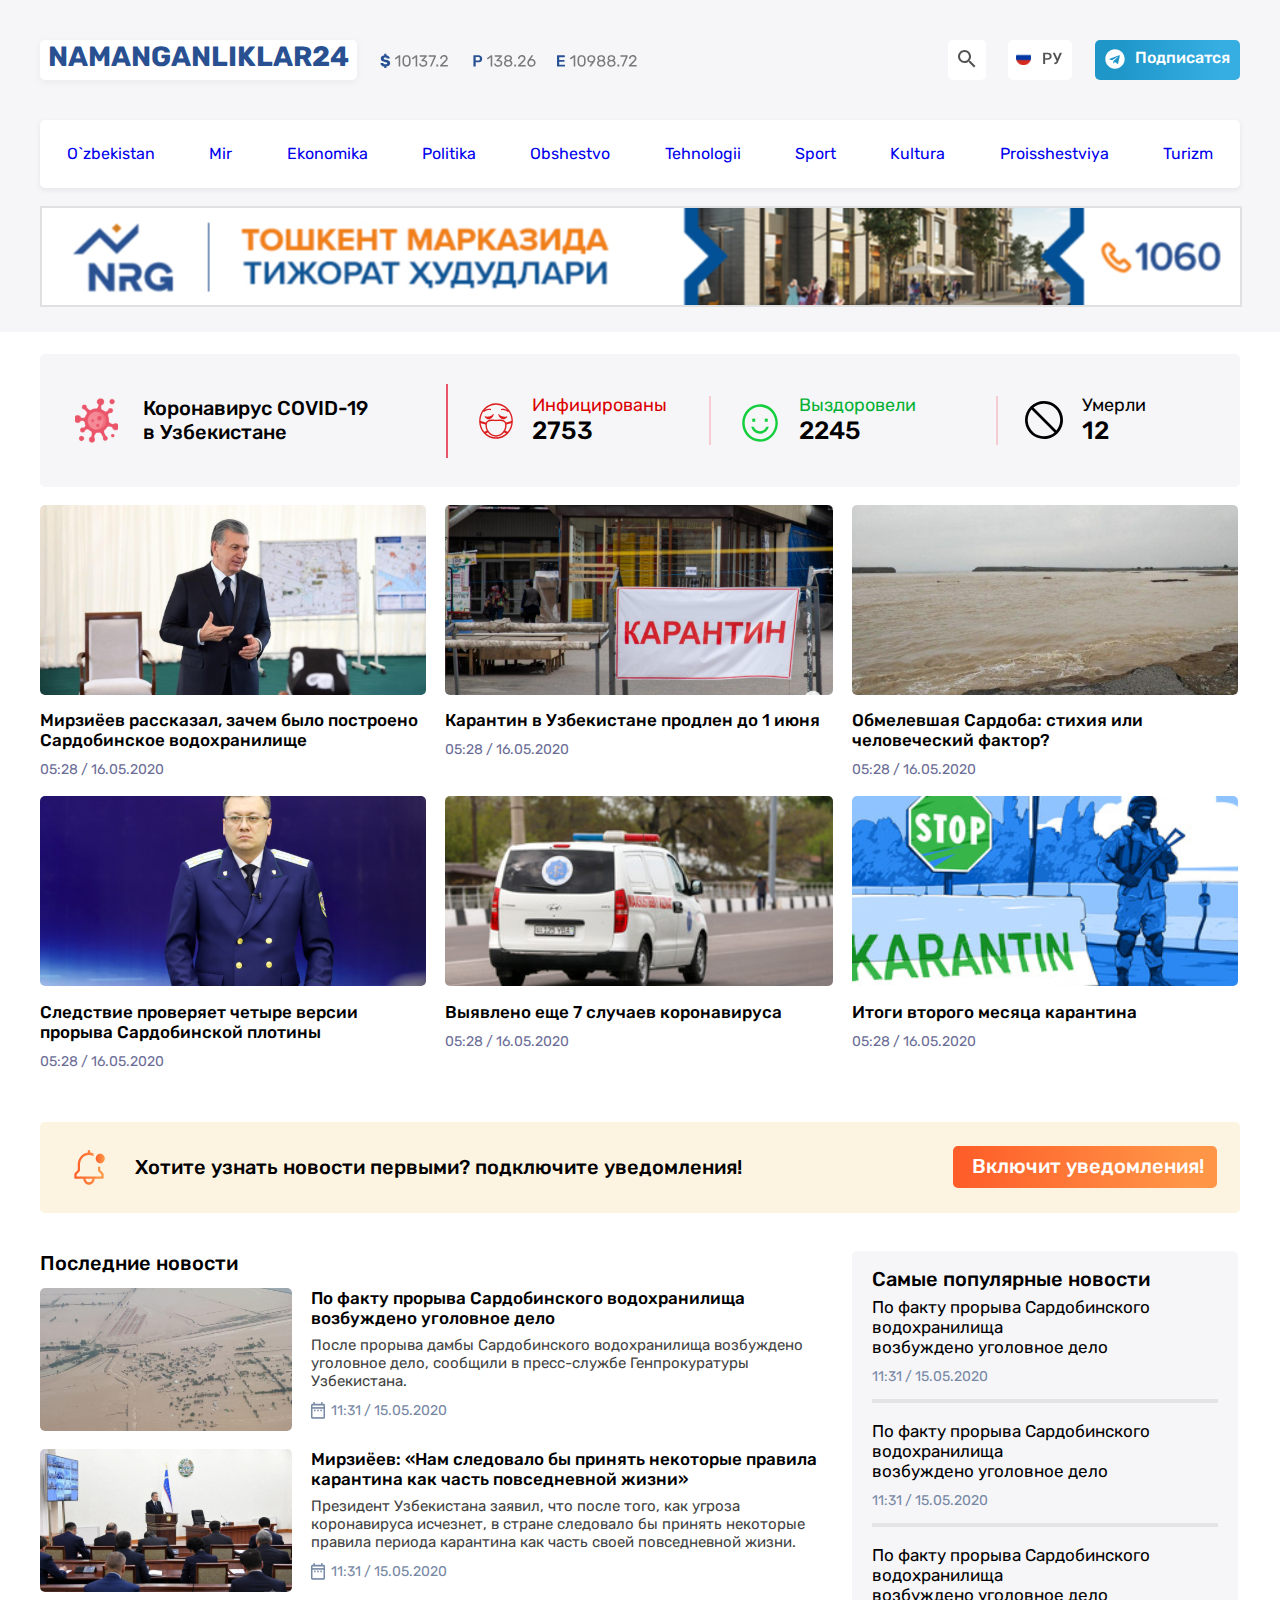
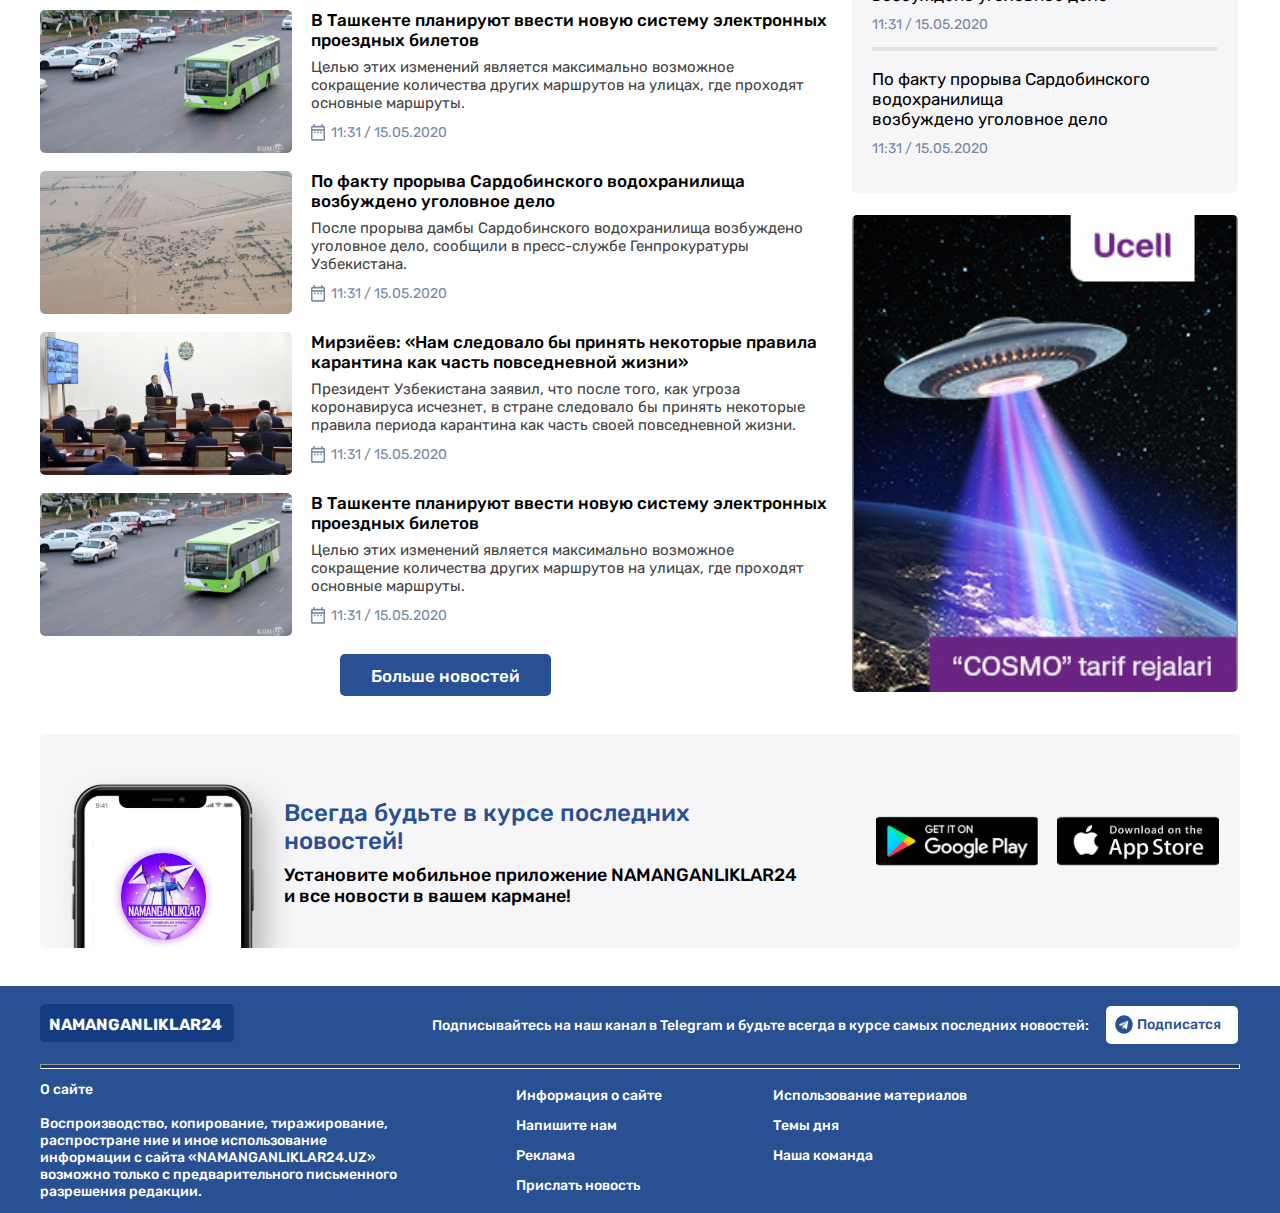
<file: index.html>
<!DOCTYPE html>
<html lang="en">
<head>
    <meta charset="UTF-8">
    <meta http-equiv="X-UA-Compatible" content="IE=edge">
    <meta name="viewport" content="width=device-width, initial-scale=1.0">
    <!-- normalize css -->
    <link rel="stylesheet" href="./styles/normalize.css">
    <!-- main css -->
    <link rel="stylesheet" href="./styles/style.css">
    <title>Namanganliklar24</title>
</head>
<body>
    <header class="header__bgc">
        <div class="container">
            <div class="header__nav__first">
                <div class="nam__bgc__white">
                    <span class="nam">NAMANGANLIKLAR24</span>
                </div>
                <img class="currency" src="./images/$valyuta.svg" alt="valyuta">
                <div class="lupa">
                    <img class="lupa__picture" src="./images/lupa.svg" alt="lupa">
                </div>
                <div class="country">
                    <img class="flag" src="./images/russia-flag.png" alt="russia-flag">
                    <img class="language" src="./images/РУ.svg" alt="РУ">
                </div>
                <div class="following">
                    <img class="telegram" src="./images/telegram.svg" alt="telegram">
                    <h5 class="follow">Подписатся</h5>
                </div>
            </div>

            <ul class="header__nav__lists">
                <li class="item"><a class="link" href="./index.html">O`zbekistan</a></li>
                <li class="item"><a class="link" href="./Page2/About.html">Mir</a></li>
                <li class="item"><a class="link" href="./Page3/Article.html">Ekonomika</a></li>
                <li class="item"><a class="link" href="./Page4/Contact.html">Politika</a></li>
                <li class="item"><a class="link" href="./Page5/Modal.html">Obshestvo</a></li>
                <li class="item"><a class="link" href="#">Tehnologii</a></li>
                <li class="item"><a class="link" href="#">Sport</a></li>
                <li class="item"><a class="link" href="#">Kultura</a></li>
                <li class="item"><a class="link" href="#">Proisshestviya</a></li>
                <li class="item"><a class="link" href="#">Turizm</a></li>
            </ul>

            <img class="header__picture" src="./images/Rectangle.svg" alt="Rectangle">

        </div>
    </header>

    <main>

        <section>
            <div class="container">
                <div class="hero__covid">
                    <div class="covid">
                        <img class="covid__picture" src="./images/covid.svg" alt="covid">
                        <h4>Коронавирус COVID-19 в Узбекистане</h4>
                        <div class="red__line"></div>
                    </div>

                    <div class="infection">
                        <img class="red__smile" src="./images/medical-smile.svg" alt="medical-smile">
                        <h5>Инфицированы <br> <span class="number">2753</span></h5>
                        <div class="pink__line"></div>
                    </div>

                    <div class="smile">
                        <img src="./images/cil_smile.svg" alt="cil_smile">
                        <h5>Выздоровели <br> <span class="number" >2245</span></h5>
                        <div class="pink__line"></div>
                    </div>

                    <div class="death">
                        <img src="./images/Vector.svg" alt="Vector">
                        <h5>Умерли <br> <span class="number">12</span></h5>
                    </div>
                </div>
            </div>
        </section>

        <section>
            <div class="container">
                <ul class="main__lists">
                    <li class="pictures__lists">
                        <img src="./images/prezident.svg" alt="prezident">
                        <h6>Мирзиёев рассказал, зачем было построено Сардобинское водохранилище</h6>
                        <p>05:28 / 16.05.2020</p>
                    </li>

                    <li class="pictures__lists">
                        <img src="./images/karantin.svg" alt="karantin">
                        <h6>Карантин в Узбекистане продлен до 1 июня</h6>
                        <p>05:28 / 16.05.2020</p>
                    </li>

                    <li class="pictures__lists">
                        <img src="./images/river.svg" alt="river">
                        <h6>Обмелевшая Сардоба: стихия или человеческий фактор?</h6>
                        <p>05:28 / 16.05.2020</p>
                    </li>

                    <li class="pictures__lists">
                        <img src="./images/people.svg" alt="people">
                        <h6>Следствие проверяет четыре версии прорыва Сардобинской плотины</h6>
                        <p>05:28 / 16.05.2020</p>
                    </li>

                    <li class="pictures__lists">
                        <img src="./images/ambulance-car.svg" alt="ambulance-car">
                        <h6>Выявлено еще 7 случаев коронавируса</h6>
                        <p>05:28 / 16.05.2020</p>
                    </li>

                    <li class="pictures__lists">
                        <img src="./images/stop-carantin.svg" alt="stop-carantin">
                        <h6>Итоги второго месяца карантина</h6>
                        <p>05:28 / 16.05.2020</p>
                    </li>
                    
                </ul>
            </div>
        </section>

        <section>
            <div class="container">
                <div class="pink">
                    <img src="./images/carbon_notification-new.svg" alt="carbon_notification-new">
                    <h4>Хотите узнать новости первыми? подключите уведомления!</h4>
                    <div class="off" >
                        <h5>Включит  уведомления!</h5>
                    </div>
                </div>
            </div>
        </section>

        <section>
            <div class="container">
                <div class="hero__news">
                    <ul class="hero__news-lists">
                        <li class="name">
                            <h4>Последние новости</h4>
                        </li>
                        <li class="wrapper__lists">
                            <img class="picture" src="./images/brown-year.svg" alt="brown-year">
                            <div class="text">
                                <h4>По факту прорыва Сардобинского водохранилища возбуждено уголовное дело</h4>
                                <p>После прорыва дамбы Сардобинского водохранилища возбуждено уголовное дело, сообщили в пресс-службе Генпрокуратуры Узбекистана.</p>
                                <span class="calendar"><img src="./images/calendar.png" alt="calendar"></span>
                                <p class="time">11:31 / 15.05.2020</p>
                            </div>
                        </li>

                        <li class="wrapper__lists">
                            <img class="picture" src="./images/prezident-picture.svg" alt="prezident-picture">
                            <div class="text">
                                <h4>Мирзиёев: «Нам следовало бы принять некоторые правила 
                                    карантина как часть повседневной жизни»</h4>
                                <p>Президент Узбекистана заявил, что после того, как угроза коронавируса исчезнет, в стране следовало бы принять некоторые правила периода карантина как часть своей повседневной жизни.</p>
                                <span class="calendar"><img src="./images/calendar.png" alt="calendar"></span>
                                <p class="time">11:31 / 15.05.2020</p>
                            </div>
                        </li>

                        <li class="wrapper__lists">
                            <img class="picture" src="./images/bus.svg" alt="bus">
                            <div class="text">
                                <h4>В Ташкенте планируют ввести новую систему электронных проездных билетов</h4>
                                <p>Целью этих изменений является максимально возможное сокращение количества других маршрутов на улицах, где проходят основные маршруты.</p>
                                <span class="calendar"><img src="./images/calendar.png" alt="calendar"></span>
                                <p class="time">11:31 / 15.05.2020</p>
                            </div>
                        </li>

                        <li class="wrapper__lists">
                            <img class="picture" src="./images/brown-year.svg" alt="brown-year">
                            <div class="text">
                                <h4>По факту прорыва Сардобинского водохранилища возбуждено уголовное дело</h4>
                                <p>После прорыва дамбы Сардобинского водохранилища возбуждено уголовное дело, сообщили в пресс-службе Генпрокуратуры Узбекистана.</p>
                                <span class="calendar"><img src="./images/calendar.png" alt="calendar"></span>
                                <p class="time">11:31 / 15.05.2020</p>
                            </div>
                        </li>

                        <li class="wrapper__lists">
                            <img class="picture" src="./images/prezident-picture.svg" alt="prezident-picture">
                            <div class="text">
                                <h4>Мирзиёев: «Нам следовало бы принять некоторые правила 
                                    карантина как часть повседневной жизни»</h4>
                                <p>Президент Узбекистана заявил, что после того, как угроза коронавируса исчезнет, в стране следовало бы принять некоторые правила периода карантина как часть своей повседневной жизни.</p>
                                <span class="calendar"><img src="./images/calendar.png" alt="calendar"></span>
                                <p class="time">11:31 / 15.05.2020</p>
                            </div>
                        </li>

                        <li class="wrapper__lists">
                            <img class="picture" src="./images/bus.svg" alt="bus">
                            <div class="text">
                                <h4>В Ташкенте планируют ввести новую систему электронных проездных билетов</h4>
                                <p>Целью этих изменений является максимально возможное сокращение количества других маршрутов на улицах, где проходят основные маршруты.</p>
                                <span class="calendar"><img src="./images/calendar.png" alt="calendar"></span>
                                <p class="time">11:31 / 15.05.2020</p>
                            </div>
                        </li>
                        
                        <li class="news__link2">
                            <p>Больше новостей</p>
                        </li>
                    </ul>

                    <div class="ucell__text">
                        <div class="left__text">
                            <h4>Cамые популярные новости</h4>
                            <ul class="left__text__lists">
                                <li class="text2">
                                    <p>По факту прорыва Сардобинского водохранилища <br> возбуждено уголовное дело</p>
                                    <p class="time2">11:31 / 15.05.2020</p> 
                                    <div class="line"></div>
                                </li>

                                <li class="text2">
                                    <p>По факту прорыва Сардобинского водохранилища <br> возбуждено уголовное дело</p>
                                    <p class="time2">11:31 / 15.05.2020</p> 
                                    <div class="line"></div>
                                </li>

                                <li class="text2">
                                    <p>По факту прорыва Сардобинского водохранилища <br> возбуждено уголовное дело</p>
                                    <p class="time2">11:31 / 15.05.2020</p> 
                                    <div class="line"></div>
                                </li>

                                <li class="text2">
                                    <p>По факту прорыва Сардобинского водохранилища <br> возбуждено уголовное дело</p>
                                    <p class="time2">11:31 / 15.05.2020</p>
                                </li>
                            </ul>
                        </div>
                        
                        <div class="ucell__picture">
                            <img src="./images/ucell.svg" alt="ucell">
                        </div>
                    </div>
                </div>
            </div>
        </section>

        <section>
            <div class="container">
                <div class="phone__text">
                    <div class="phone__picture">
                        <img class="subscrime" src="./images/subscribe-phone.svg" alt="subscribe-phone">
                        <img class="white" src="./images/Rectangle_white.png" alt="Rectangle_white">
                        <img class="inside" src="./images/inside_of_phone.svg" alt="inside_of_phone">
                    </div>
                    <div class="text3">
                        <h3>Всегда будьте в курсе последних новостей!</h3>
                        <p>Установите мобильное приложение NAMANGANLIKLAR24 и все новости в вашем кармане!</p>
                    </div>
                    <div class="social__pictures">
                        <img class="googleplay" src="./images/googleplay.svg" alt="googleplay">
                        <img class="appstore" src="./images/appstore.svg" alt="appstore">
                    </div>
                </div>
            </div>
        </section>
    </main>

    <footer class="footer__bgc">
        <div class="container">
            <div class="footer__text">
                <div class="footer__up__text">
                    <div class="nam24">
                        <h4>NAMANGANLIKLAR24</h4>
                    </div>
                    <h5>Подписывайтесь на наш канал в Telegram и будьте всегда в курсе самых последних новостей:</h5>
                    <div class="following2">
                        <img class="teleram2" src="./images/telegram.png" alt="telegram">
                        <h5>Подписатся</h5>
                    </div>
                </div>
                <hr>    
                <div class="footer__down__text">
                    <p>О сайте <br>
                        <br>
                        Воспроизводство, копирование, тиражирование, распростране ние и иное использование информации с сайта «NAMANGANLIKLAR24.UZ» возможно только с предварительного письменного разрешения редакции.
                        </p>
                        <ul class="footer__lists">
                            <li class="last__item">
                                Информация о сайте <br>       
                                Напишите нам <br>     
                                Реклама <br>      
                                Прислать новость
                            </li>
                        </ul>

                        <ul class="footer__lists">
                            <li class="last__item">
                                Использование материалов <br>     
                                Темы дня <br>   
                                Наша команда
                            </li>
                        </ul>
                </div>
            </div>
        </div>
    </footer>
    
</body>
</html>
</file>
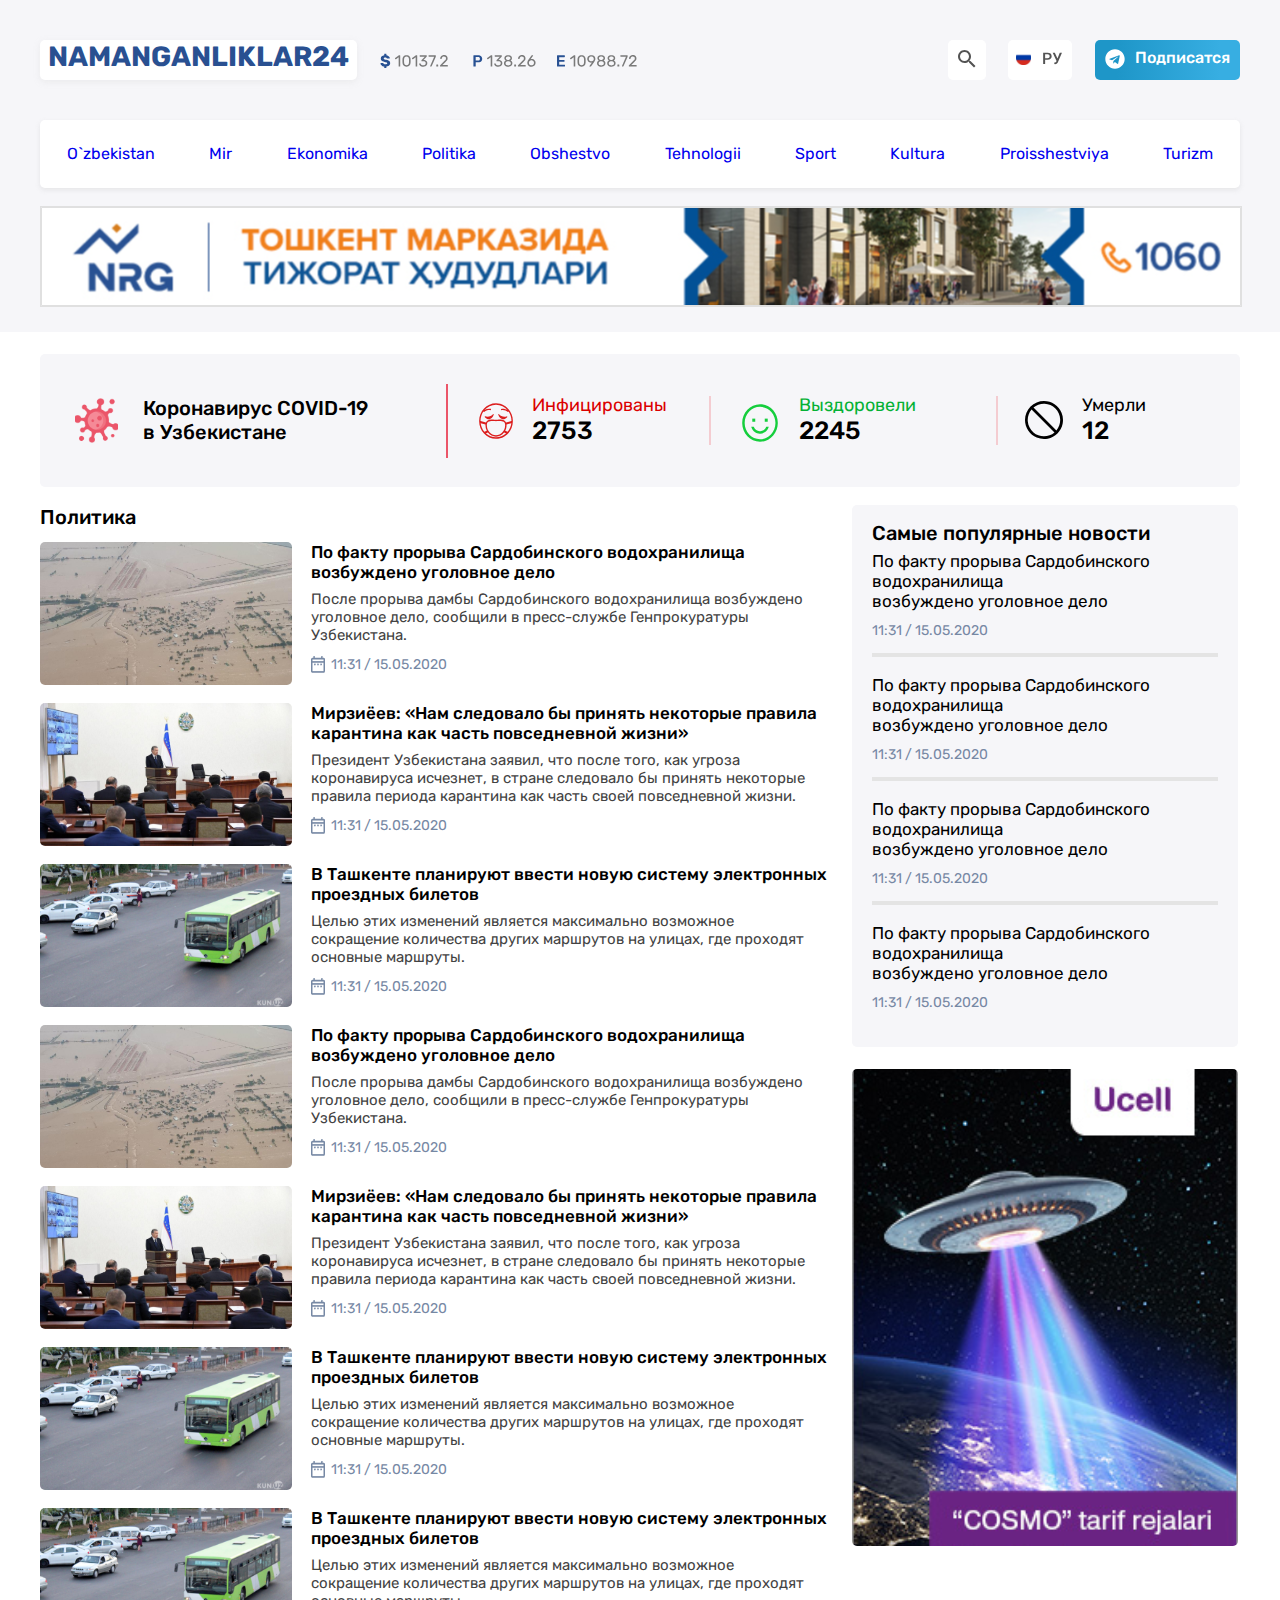
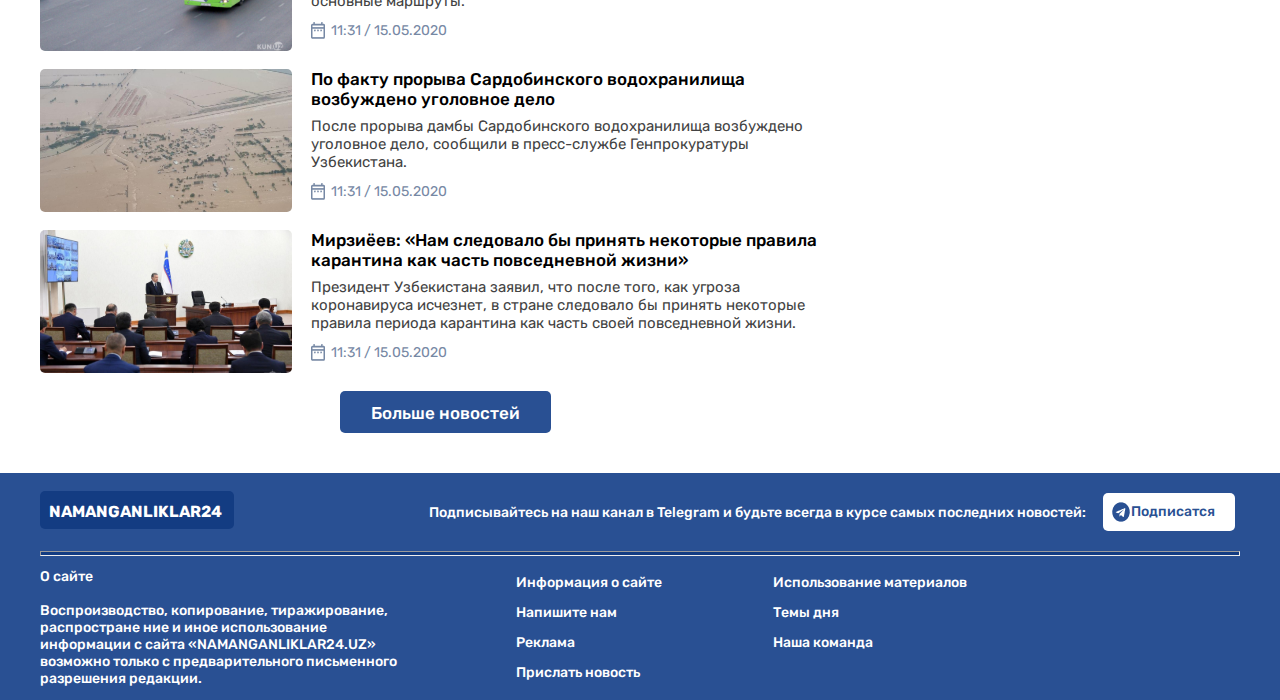
<file: Page2/About.html>
<!DOCTYPE html>
<html lang="en">
<head>
    <meta charset="UTF-8">
    <meta http-equiv="X-UA-Compatible" content="IE=edge">
    <meta name="viewport" content="width=device-width, initial-scale=1.0">
    <!-- normalize css -->
    <link rel="stylesheet" href="./styles/normalize.css">
    <!-- main css -->
    <link rel="stylesheet" href="./styles/style.css">
    <title>Namanganliklar24__page2</title>
</head>
<body>
    <header class="header__bgc">
        <div class="container">
            <div class="header__nav__first">
                <div class="nam__bgc__white">
                    <span class="nam">NAMANGANLIKLAR24</span>
                </div>
                <img class="currency" src="./images/$valyuta.svg" alt="valyuta">
                <div class="lupa">
                    <img class="lupa__picture" src="./images/lupa.svg" alt="lupa">
                </div>
                <div class="country">
                    <img class="flag" src="./images/russia-flag.png" alt="russia-flag">
                    <img class="language" src="./images/РУ.svg" alt="РУ">
                </div>
                <div class="following">
                    <img class="telegram" src="./images/telegram.svg" alt="telegram">
                    <h5 class="follow" >Подписатся</h5>
                </div>
            </div>

            <ul class="header__nav__lists">
                <li class="item"><a class="link" href="../index.html">O`zbekistan</a></li>
                <li class="item"><a class="link" href="../Page2/About.html">Mir</a></li>
                <li class="item"><a class="link" href="../Page3/Article.html">Ekonomika</a></li>
                <li class="item"><a class="link" href="../Page4/Contact.html">Politika</a></li>
                <li class="item"><a class="link" href="../Page5/Modal.html">Obshestvo</a></li>
                <li class="item"><a class="link" href="#">Tehnologii</a></li>
                <li class="item"><a class="link" href="#">Sport</a></li>
                <li class="item"><a class="link" href="#">Kultura</a></li>
                <li class="item"><a class="link" href="#">Proisshestviya</a></li>
                <li class="item"><a class="link" href="#">Turizm</a></li>
            </ul>

            <img class="header__picture" src="./images/Rectangle.svg" alt="Rectangle">

        </div>
    </header>

    <main>

        <section>
            <div class="container">
                <div class="hero__covid">
                    <div class="covid">
                        <img class="covid__picture" src="./images/covid.svg" alt="covid">
                        <h4>Коронавирус COVID-19 в Узбекистане</h4>
                        <div class="red__line"></div>
                    </div>

                    <div class="infection">
                        <img class="red__smile" src="./images/medical-smile.svg" alt="medical-smile">
                        <h5>Инфицированы <br> <span class="number">2753</span></h5>
                        <div class="pink__line"></div>
                    </div>

                    <div class="smile">
                        <img src="./images/cil_smile.svg" alt="cil_smile">
                        <h5>Выздоровели <br> <span class="number" >2245</span></h5>
                        <div class="pink__line"></div>
                    </div>

                    <div class="death">
                        <img src="./images/Vector.svg" alt="Vector">
                        <h5>Умерли <br> <span class="number">12</span></h5>
                    </div>
                </div>
            </div>
        </section>

        <section>
            <div class="container">
                <div class="hero__news">
                    <ul class="hero__news-lists">
                        <li class="name">
                            <h4>Политика</h4>
                        </li>
                        <li class="wrapper__lists">
                            <img class="picture" src="./images/brown-year.svg" alt="brown-year">
                            <div class="text">
                                <h4>По факту прорыва Сардобинского водохранилища возбуждено уголовное дело</h4>
                                <p>После прорыва дамбы Сардобинского водохранилища возбуждено уголовное дело, сообщили в пресс-службе Генпрокуратуры Узбекистана.</p>
                                <span class="calendar"><img src="./images/calendar.png" alt="calendar"></span>
                                <p class="time">11:31 / 15.05.2020</p>
                            </div>
                        </li>

                        <li class="wrapper__lists">
                            <img class="picture" src="./images/prezident-picture.svg" alt="prezident-picture">
                            <div class="text">
                                <h4>Мирзиёев: «Нам следовало бы принять некоторые правила 
                                    карантина как часть повседневной жизни»</h4>
                                <p>Президент Узбекистана заявил, что после того, как угроза коронавируса исчезнет, в стране следовало бы принять некоторые правила периода карантина как часть своей повседневной жизни.</p>
                                <span class="calendar"><img src="./images/calendar.png" alt="calendar"></span>
                                <p class="time">11:31 / 15.05.2020</p>
                            </div>
                        </li>

                        <li class="wrapper__lists">
                            <img class="picture" src="./images/bus.svg" alt="bus">
                            <div class="text">
                                <h4>В Ташкенте планируют ввести новую систему электронных проездных билетов</h4>
                                <p>Целью этих изменений является максимально возможное сокращение количества других маршрутов на улицах, где проходят основные маршруты.</p>
                                <span class="calendar"><img src="./images/calendar.png" alt="calendar"></span>
                                <p class="time">11:31 / 15.05.2020</p>
                            </div>
                        </li>

                        <li class="wrapper__lists">
                            <img class="picture" src="./images/brown-year.svg" alt="brown-year">
                            <div class="text">
                                <h4>По факту прорыва Сардобинского водохранилища возбуждено уголовное дело</h4>
                                <p>После прорыва дамбы Сардобинского водохранилища возбуждено уголовное дело, сообщили в пресс-службе Генпрокуратуры Узбекистана.</p>
                                <span class="calendar"><img src="./images/calendar.png" alt="calendar"></span>
                                <p class="time">11:31 / 15.05.2020</p>
                            </div>
                        </li>

                        <li class="wrapper__lists">
                            <img class="picture" src="./images/prezident-picture.svg" alt="prezident-picture">
                            <div class="text">
                                <h4>Мирзиёев: «Нам следовало бы принять некоторые правила 
                                    карантина как часть повседневной жизни»</h4>
                                <p>Президент Узбекистана заявил, что после того, как угроза коронавируса исчезнет, в стране следовало бы принять некоторые правила периода карантина как часть своей повседневной жизни.</p>
                                <span class="calendar"><img src="./images/calendar.png" alt="calendar"></span>
                                <p class="time">11:31 / 15.05.2020</p>
                            </div>
                        </li>

                        <li class="wrapper__lists">
                            <img class="picture" src="./images/bus.svg" alt="bus">
                            <div class="text">
                                <h4>В Ташкенте планируют ввести новую систему электронных проездных билетов</h4>
                                <p>Целью этих изменений является максимально возможное сокращение количества других маршрутов на улицах, где проходят основные маршруты.</p>
                                <span class="calendar"><img src="./images/calendar.png" alt="calendar"></span>
                                <p class="time">11:31 / 15.05.2020</p>
                            </div>
                        </li>

                        <li class="wrapper__lists">
                            <img class="picture" src="./images/bus.svg" alt="bus">
                            <div class="text">
                                <h4>В Ташкенте планируют ввести новую систему электронных проездных билетов</h4>
                                <p>Целью этих изменений является максимально возможное сокращение количества других маршрутов на улицах, где проходят основные маршруты.</p>
                                <span class="calendar"><img src="./images/calendar.png" alt="calendar"></span>
                                <p class="time">11:31 / 15.05.2020</p>
                            </div>
                        </li>

                        <li class="wrapper__lists">
                            <img class="picture" src="./images/brown-year.svg" alt="brown-year">
                            <div class="text">
                                <h4>По факту прорыва Сардобинского водохранилища возбуждено уголовное дело</h4>
                                <p>После прорыва дамбы Сардобинского водохранилища возбуждено уголовное дело, сообщили в пресс-службе Генпрокуратуры Узбекистана.</p>
                                <span class="calendar"><img src="./images/calendar.png" alt="calendar"></span>
                                <p class="time">11:31 / 15.05.2020</p>
                            </div>
                        </li>

                        <li class="wrapper__lists">
                            <img class="picture" src="./images/prezident-picture.svg" alt="prezident-picture">
                            <div class="text">
                                <h4>Мирзиёев: «Нам следовало бы принять некоторые правила 
                                    карантина как часть повседневной жизни»</h4>
                                <p>Президент Узбекистана заявил, что после того, как угроза коронавируса исчезнет, в стране следовало бы принять некоторые правила периода карантина как часть своей повседневной жизни.</p>
                                <span class="calendar"><img src="./images/calendar.png" alt="calendar"></span>
                                <p class="time">11:31 / 15.05.2020</p>
                            </div>
                        </li>
                        
                        <li class="news__link2">
                            <p>Больше новостей</p>
                        </li>
                    </ul>

                    <div class="ucell__text">
                        <div class="left__text">
                            <h4>Cамые популярные новости</h4>
                            <ul class="left__text__lists">
                                <li class="text2">
                                    <p>По факту прорыва Сардобинского водохранилища <br> возбуждено уголовное дело</p>
                                    <p class="time2">11:31 / 15.05.2020</p> 
                                    <div class="line"></div>
                                </li>

                                <li class="text2">
                                    <p>По факту прорыва Сардобинского водохранилища <br> возбуждено уголовное дело</p>
                                    <p class="time2">11:31 / 15.05.2020</p> 
                                    <div class="line"></div>
                                </li>

                                <li class="text2">
                                    <p>По факту прорыва Сардобинского водохранилища <br> возбуждено уголовное дело</p>
                                    <p class="time2">11:31 / 15.05.2020</p> 
                                    <div class="line"></div>
                                </li>

                                <li class="text2">
                                    <p>По факту прорыва Сардобинского водохранилища <br> возбуждено уголовное дело</p>
                                    <p class="time2">11:31 / 15.05.2020</p>
                                </li>
                            </ul>
                        </div>
                        
                        <div class="ucell__picture">
                            <img src="./images/ucell.svg" alt="ucell">
                        </div>
                    </div>
                </div>
            </div>
        </section>
    </main>

    <footer class="footer__bgc">
        <div class="container">
            <div class="footer__text">
                <div class="footer__up__text">
                    <div class="nam24">
                        <h4>NAMANGANLIKLAR24</h4>
                    </div>
                    <h5>Подписывайтесь на наш канал в Telegram и будьте всегда в курсе самых последних новостей:</h5>
                    <div class="following2">
                        <img class="teleram2" src="./images/telegram.png" alt="telegram">
                        <h5>Подписатся</h5>
                    </div>
                </div>
                <hr>    
                <div class="footer__down__text">
                    <p>О сайте <br>
                        <br>
                        Воспроизводство, копирование, тиражирование, распростране ние и иное использование информации с сайта «NAMANGANLIKLAR24.UZ» возможно только с предварительного письменного разрешения редакции.
                        </p>
                        <ul class="footer__lists">
                            <li class="last__item">
                                Информация о сайте <br>       
                                Напишите нам <br>     
                                Реклама <br>      
                                Прислать новость
                            </li>
                        </ul>

                        <ul class="footer__lists">
                            <li class="last__item">
                                Использование материалов <br>     
                                Темы дня <br>   
                                Наша команда

                            </li>
                        </ul>
                </div>
            </div>
        </div>
    </footer>
    
</body>
</html>
</file>
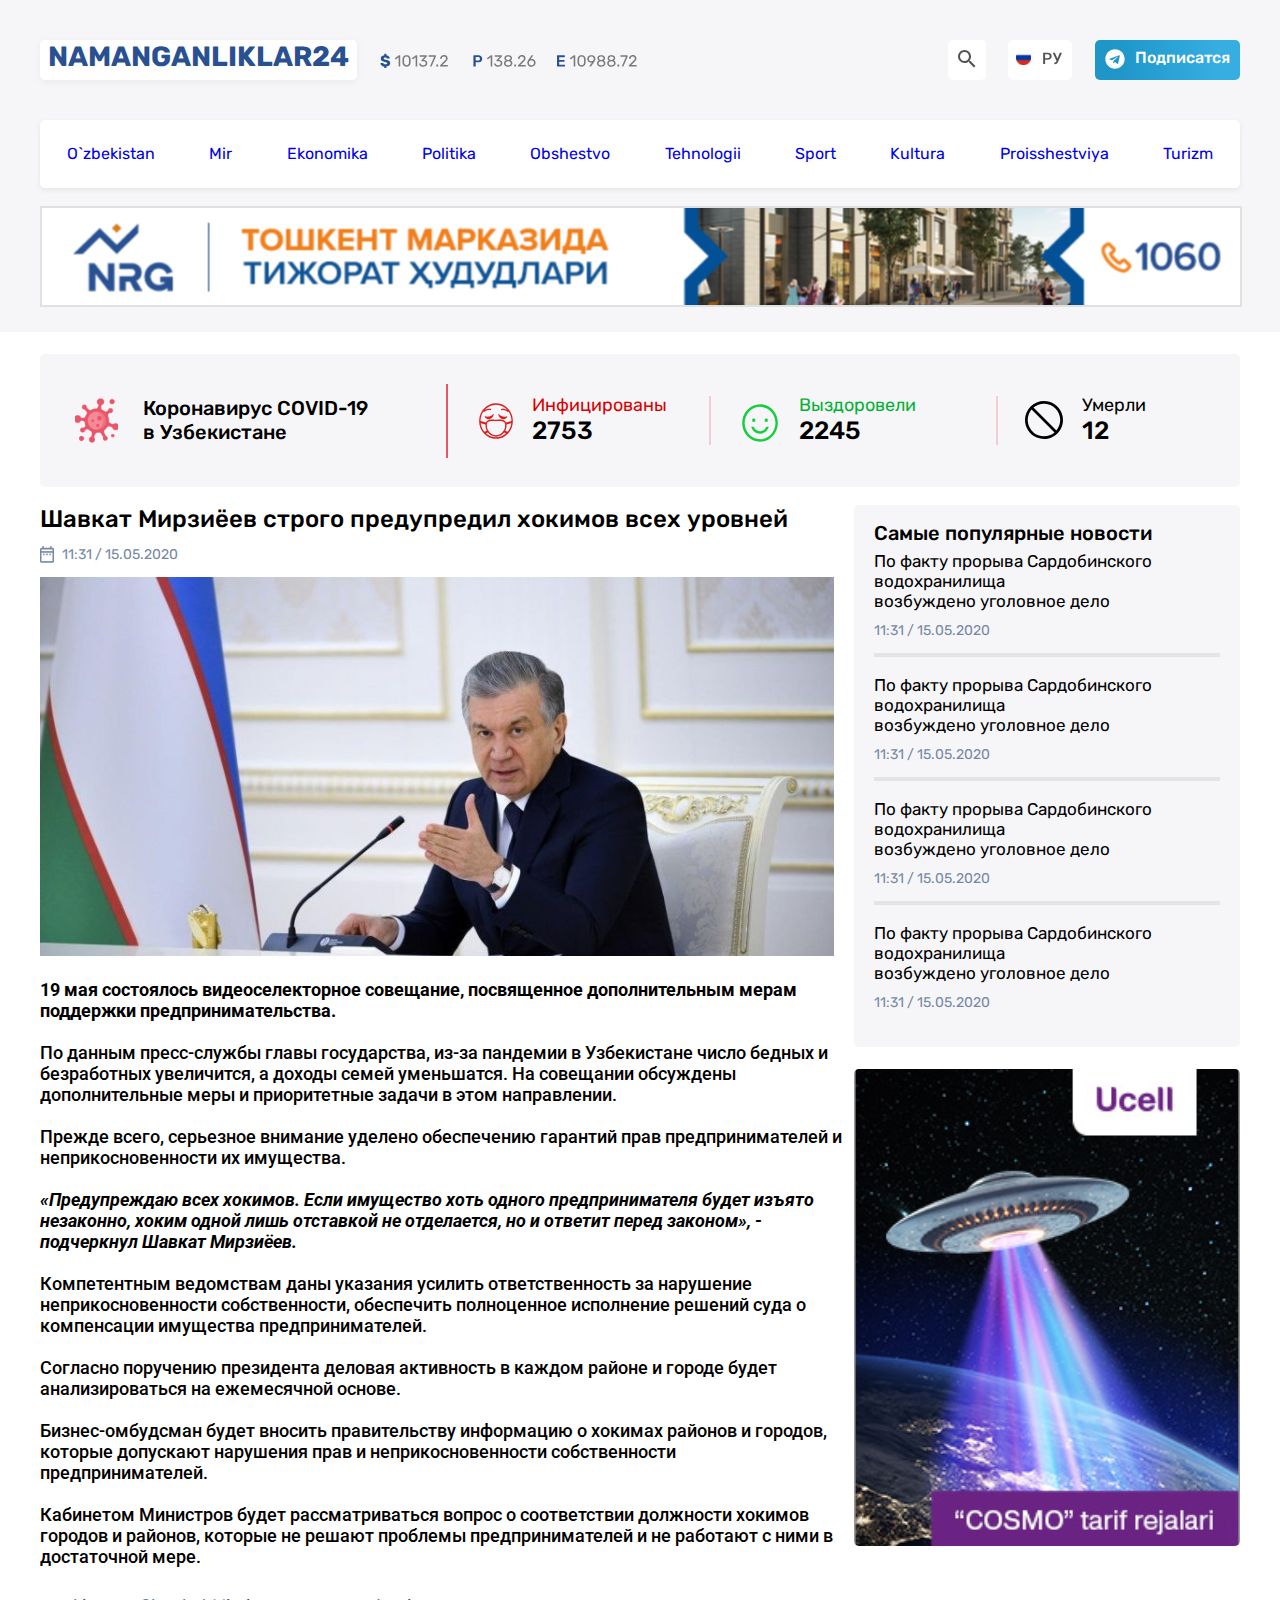
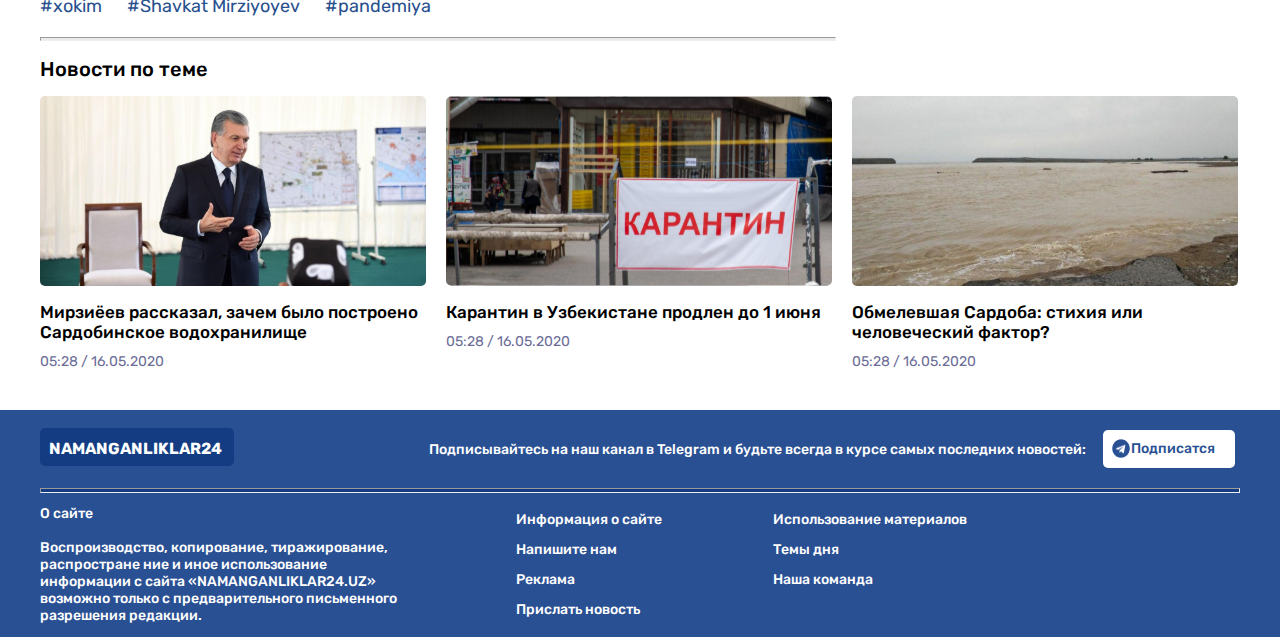
<file: Page3/Article.html>
<!DOCTYPE html>
<html lang="ru">
<head>
    <meta charset="UTF-8">
    <meta http-equiv="X-UA-Compatible" content="IE=edge">
    <meta name="viewport" content="width=device-width, initial-scale=1.0">
    <!-- normalize css -->
    <link rel="stylesheet" href="./styles/normalize.css">
    <!-- main css -->
    <link rel="stylesheet" href="./styles/style.css">
    <title>Namanganliklar24__page3</title>
</head>
<body>
    <header class="header__bgc">
        <div class="container">
            <div class="header__nav__first">
                <div class="nam__bgc__white">
                    <span class="nam">NAMANGANLIKLAR24</span>
                </div>
                <img class="currency" src="./images/$valyuta.svg" alt="valyuta">
                <div class="lupa">
                    <img class="lupa__picture" src="./images/lupa.svg" alt="lupa">
                </div>
                <div class="country">
                    <img class="flag" src="./images/russia-flag.png" alt="russia-flag">
                    <img class="language" src="./images/РУ.svg" alt="РУ">
                </div>
                <div class="following">
                    <img class="telegram" src="./images/telegram.svg" alt="telegram">
                    <h5 class="follow" >Подписатся</h5>
                </div>
            </div>

            <ul class="header__nav__lists">
                <li class="item"><a class="link" href="../index.html">O`zbekistan</a></li>
                <li class="item"><a class="link" href="../Page2/About.html">Mir</a></li>
                <li class="item"><a class="link" href="../Page3/Article.html">Ekonomika</a></li>
                <li class="item"><a class="link" href="../Page4/Contact.html">Politika</a></li>
                <li class="item"><a class="link" href="../Page5/Modal.html">Obshestvo</a></li>
                <li class="item"><a class="link" href="#">Tehnologii</a></li>
                <li class="item"><a class="link" href="#">Sport</a></li>
                <li class="item"><a class="link" href="#">Kultura</a></li>
                <li class="item"><a class="link" href="#">Proisshestviya</a></li>
                <li class="item"><a class="link" href="#">Turizm</a></li>
            </ul>

            <img class="header__picture" src="./images/Rectangle.svg" alt="Rectangle">

        </div>
    </header>

    <main>

        <section>
            <div class="container">
                <div class="hero__covid">
                    <div class="covid">
                        <img class="covid__picture" src="./images/covid.svg" alt="covid">
                        <h4>Коронавирус COVID-19 в Узбекистане</h4>
                        <div class="red__line"></div>
                    </div>

                    <div class="infection">
                        <img class="red__smile" src="./images/medical-smile.svg" alt="medical-smile">
                        <h5>Инфицированы <br> <span class="number">2753</span></h5>
                        <div class="pink__line"></div>
                    </div>

                    <div class="smile">
                        <img src="./images/cil_smile.svg" alt="cil_smile">
                        <h5>Выздоровели <br> <span class="number" >2245</span></h5>
                        <div class="pink__line"></div>
                    </div>

                    <div class="death">
                        <img src="./images/Vector.svg" alt="Vector">
                        <h5>Умерли <br> <span class="number">12</span></h5>
                    </div>
                </div>
            </div>
        </section>

        <section>
            <div class="container">
                <div class="hero__news">
                    <div class="picture__text">
                        <h3>Шавкат Мирзиёев строго предупредил хокимов всех уровней</h3>
                        <div class="pack">
                            <span class="picture__calendar"><img src="./images/calendar.png" alt="calendar"></span>
                            <p class="date">11:31 / 15.05.2020</p>
                        </div>
                        <img src="./images/prezident1.svg" alt="prezident1">
                        <p class="many__text"><strong>19 мая состоялось видеоселекторное совещание, посвященное дополнительным мерам <br> поддержки предпринимательства.</strong> <br>
                            <br>
                            По данным пресс-службы главы государства, из-за пандемии в Узбекистане число бедных и безработных увеличится, а доходы семей уменьшатся. На совещании обсуждены дополнительные меры и приоритетные задачи в этом направлении. <br>
                            <br>
                            Прежде всего, серьезное внимание уделено обеспечению гарантий прав предпринимателей и неприкосновенности их имущества. <br>
                            <br>
                            <strong><i>«Предупреждаю всех хокимов. Если имущество хоть одного предпринимателя будет изъято незаконно, хоким одной лишь отставкой не отделается, но и ответит перед законом», - подчеркнул Шавкат Мирзиёев.</i></strong> <br>
                            <br>
                            Компетентным ведомствам даны указания усилить ответственность за нарушение неприкосновенности собственности, обеспечить полноценное исполнение решений суда о компенсации имущества предпринимателей. <br>
                            <br>
                            Согласно поручению президента деловая активность в каждом районе и городе будет анализироваться на ежемесячной основе. <br>
                            <br>
                            Бизнес-омбудсман будет вносить правительству информацию о хокимах районов и городов, которые допускают нарушения прав и неприкосновенности собственности предпринимателей. <br>
                            <br>
                            Кабинетом Министров будет рассматриваться вопрос о соответствии должности хокимов городов и районов, которые не решают проблемы предпринимателей и не работают с ними в достаточной мере.</p>
                    </div>

                    <div class="ucell__text">
                        <div class="left__text">
                            <h4>Cамые популярные новости</h4>
                            <ul class="left__text__lists">
                                <li class="text2">
                                    <p>По факту прорыва Сардобинского водохранилища <br> возбуждено уголовное дело</p>
                                    <p class="time2">11:31 / 15.05.2020</p> 
                                    <div class="line"></div>
                                </li>

                                <li class="text2">
                                    <p>По факту прорыва Сардобинского водохранилища <br> возбуждено уголовное дело</p>
                                    <p class="time2">11:31 / 15.05.2020</p> 
                                    <div class="line"></div>
                                </li>

                                <li class="text2">
                                    <p>По факту прорыва Сардобинского водохранилища <br> возбуждено уголовное дело</p>
                                    <p class="time2">11:31 / 15.05.2020</p> 
                                    <div class="line"></div>
                                </li>

                                <li class="text2">
                                    <p>По факту прорыва Сардобинского водохранилища <br> возбуждено уголовное дело</p>
                                    <p class="time2">11:31 / 15.05.2020</p>
                                </li>
                            </ul>
                        </div>
                        
                        <div class="ucell__picture">
                            <img src="./images/ucell.svg" alt="ucell">
                        </div>
                    </div>
                </div>
                
                <ul class="lists__blue">
                    <li class="lists__blue-item"><a class="blue" href="#">#xokim</a></li>
                    <li class="lists__blue-item"><a class="blue" href="#">#Shavkat Mirziyoyev</a></li>
                    <li class="lists__blue-item"><a class="blue" href="#">#pandemiya</a></li>
                </ul>

                <section>
                    <div class="container">
                        <div class="three__pic">
                            <hr>
                            <h4>Новости по теме</h4>
                        </div>
                        <ul class="list__picture">
                            <li class="list__picture-item">
                                <img class="donw__picture" src="./images/prezidents_pic.svg" alt="prezidents_pic">
                                <h4>Мирзиёев рассказал, зачем было построено Сардобинское водохранилище</h4>
                                <p>05:28 / 16.05.2020</p>
                            </li>

                            <li class="list__picture-item">
                                <img class="donw__picture" src="./images/karantin.svg" alt="karantin">
                                <h4>Карантин в Узбекистане продлен до 1 июня</h4>
                                <p>05:28 / 16.05.2020</p>
                            </li>

                            <li class="list__picture-item">
                                <img class="donw__picture" src="./images/brown__river.svg" alt="brown__river">
                                <h4>Обмелевшая Сардоба: стихия или человеческий фактор?</h4>
                                <p>05:28 / 16.05.2020</p>
                            </li>
                        </ul>
                    </div>
                </section>
            </div>
        </section>
    </main>

    <footer class="footer__bgc">
        <div class="container">
            <div class="footer__text">
                <div class="footer__up__text">
                    <div class="nam24">
                        <h4>NAMANGANLIKLAR24</h4>
                    </div>
                    <h5>Подписывайтесь на наш канал в Telegram и будьте всегда в курсе самых последних новостей:</h5>
                    <div class="following2">
                        <img class="teleram2" src="./images/telegram.png" alt="telegram">
                        <h5>Подписатся</h5>
                    </div>
                </div>
                <hr>    
                <div class="footer__down__text">
                    <p>О сайте <br>
                        <br>
                        Воспроизводство, копирование, тиражирование, распростране ние и иное использование информации с сайта «NAMANGANLIKLAR24.UZ» возможно только с предварительного письменного разрешения редакции.
                        </p>
                        <ul class="footer__lists">
                            <li class="last__item">
                                Информация о сайте <br>       
                                Напишите нам <br>     
                                Реклама <br>      
                                Прислать новость
                            </li>
                        </ul>

                        <ul class="footer__lists">
                            <li class="last__item">
                                Использование материалов <br>     
                                Темы дня <br>   
                                Наша команда

                            </li>
                        </ul>
                </div>
            </div>
        </div>
    </footer>
    
</body>
</html>
</file>
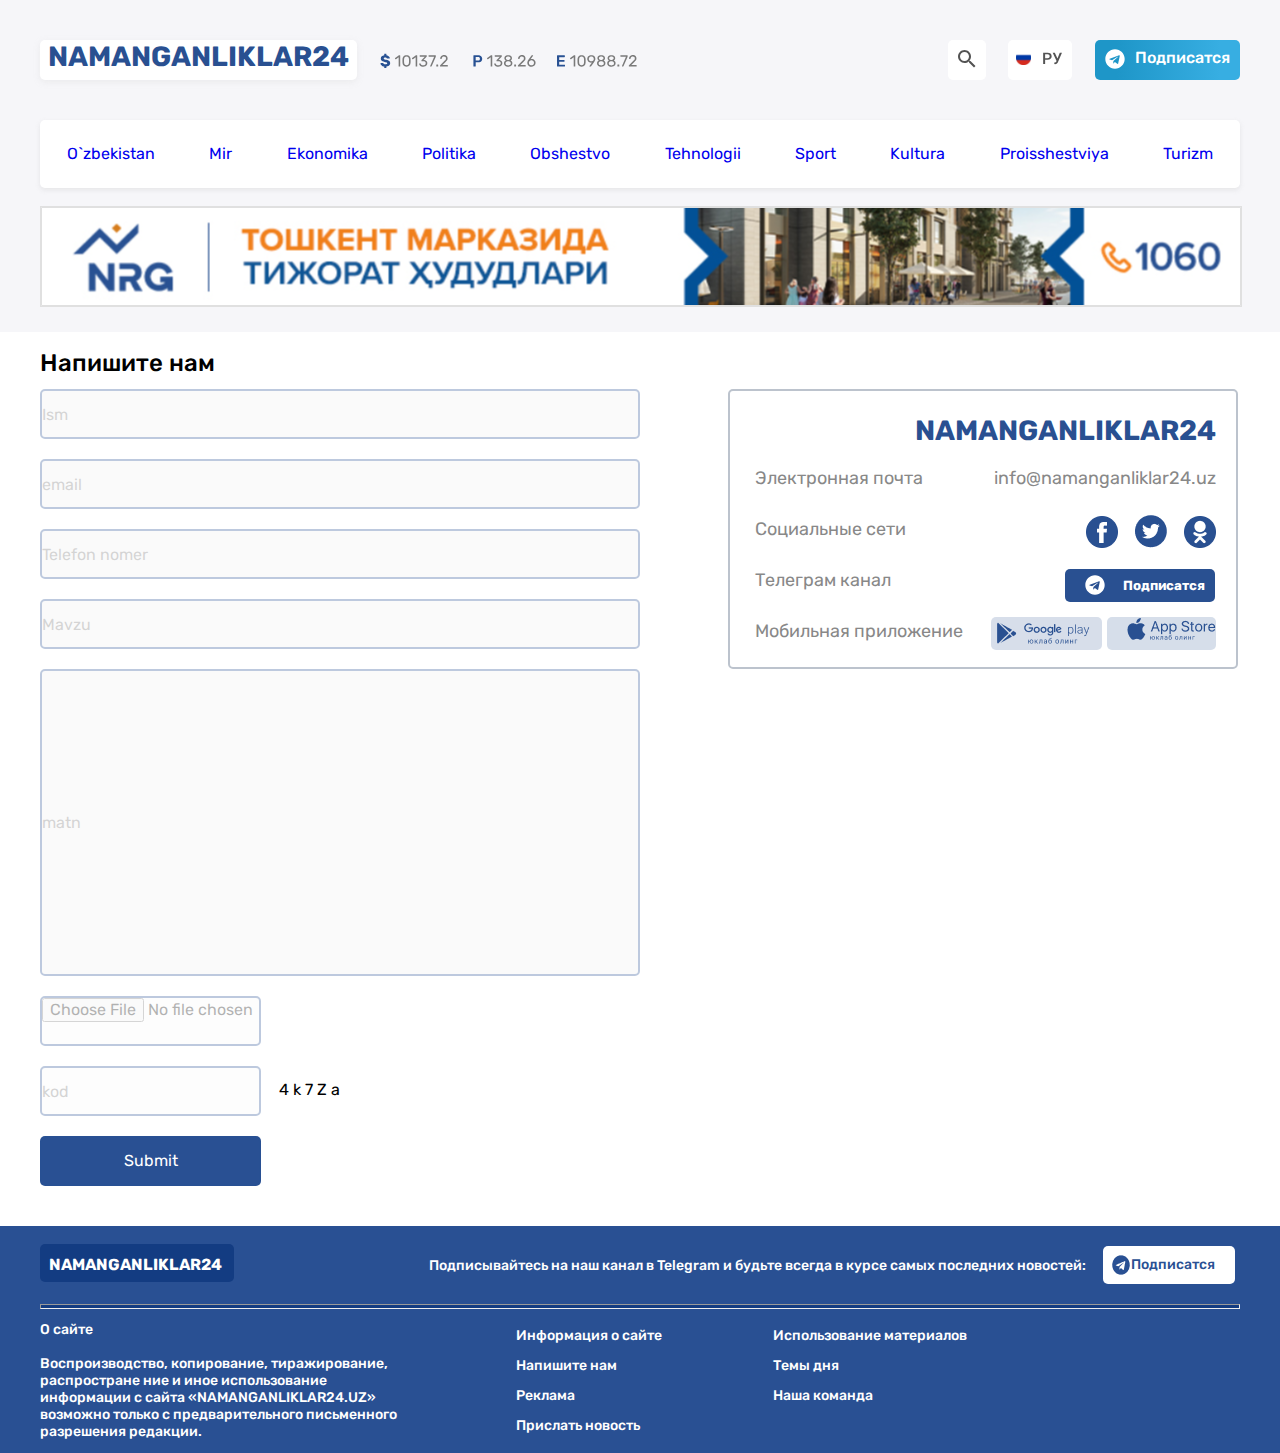
<file: Page4/Contact.html>
<!DOCTYPE html>
<html lang="en">
<head>
    <meta charset="UTF-8">
    <meta http-equiv="X-UA-Compatible" content="IE=edge">
    <meta name="viewport" content="width=device-width, initial-scale=1.0">
    <!-- normalize css -->
    <link rel="stylesheet" href="./styles/normalize.css">
    <!-- main css -->
    <link rel="stylesheet" href="./styles/style.css">
    <title>Namanganliklar24__page4</title>
</head>
<body>
    <header class="header__bgc">
        <div class="container">
            <div class="header__nav__first">
                <div class="nam__bgc__white">
                    <span class="nam">NAMANGANLIKLAR24</span>
                </div>
                <img class="currency" src="./images/$valyuta.svg" alt="valyuta">
                <div class="lupa">
                    <img class="lupa__picture" src="./images/lupa.svg" alt="lupa">
                </div>
                <div class="country">
                    <img class="flag" src="./images/russia-flag.png" alt="russia-flag">
                    <img class="language" src="./images/РУ.svg" alt="РУ">
                </div>
                <div class="following">
                    <img class="telegram" src="./images/telegram.svg" alt="telegram">
                    <h5 class="follow" >Подписатся</h5>
                </div>
            </div>

            <ul class="header__nav__lists">
                <li class="item"><a class="link" href="../index.html">O`zbekistan</a></li>
                <li class="item"><a class="link" href="../Page2/About.html">Mir</a></li>
                <li class="item"><a class="link" href="../Page3/Article.html">Ekonomika</a></li>
                <li class="item"><a class="link" href="../Page4/Contact.html">Politika</a></li>
                <li class="item"><a class="link" href="../Page5/Modal.html">Obshestvo</a></li>
                <li class="item"><a class="link" href="#">Tehnologii</a></li>
                <li class="item"><a class="link" href="#">Sport</a></li>
                <li class="item"><a class="link" href="#">Kultura</a></li>
                <li class="item"><a class="link" href="#">Proisshestviya</a></li>
                <li class="item"><a class="link" href="#">Turizm</a></li>
            </ul>

            <img class="header__picture" src="./images/Rectangle.svg" alt="Rectangle">

        </div>
    </header>

    <main>

        <section>
            <div class="container">
                <div class="wrapper">
                    <div class="input">
                        <h4>Напишите нам</h4>
                        <input class="item2" type="text" placeholder="Ism">
                        <input class="item2" type="email" placeholder="email">
                        <input class="item2" type="tel" placeholder="Telefon nomer">
                        <input class="item2" type="text" placeholder="Mavzu">
                        <input class="item3" type="text" placeholder="matn">
                        <input class="item4" type="file" placeholder="fayl joylamoq">
                        <div class="code">
                            <input class="item5" type="password" placeholder="kod">
                            <p>4 k 7 Z a</p>
                        </div>
                        <input class="last__link" type="submit" placeholder="submit">
                    </div>

                    <div class="next__information">
                        <h3>NAMANGANLIKLAR24</h3>
                        <div class="info__nam">
                            <ul class="lists__social">
                                <li class="lists__social-text">
                                    <p>Электронная почта</p>
                                    <p>Социальные сети</p>
                                    <p>Телеграм канал</p>
                                    <p>Мобильная приложение</p>
                                </li>
                            </ul>

                            <ul class="lists__internet">
                                <li class="lists__internet-pic">
                                    <p>info@namanganliklar24.uz</p>
                                    <div class="three__little-pic">
                                        <img src="./images/facebok.png" alt="facebok">
                                        <img src="./images/twitter.png" alt="twitter">
                                        <img src="./images/ok.png" alt="ok">
                                    </div>
                                    <div class="follow3">
                                        <img src="./images/telegram.svg" alt="telegram">
                                        <h5>Подписатся</h5>
                                    </div>
                                    <div class="download">
                                        <div class="google">
                                            <img class="google__pic" src="./images/google.png" alt="google">
                                            <img class="play__text" src="./images/Play-text.png" alt="Play-text">
                                        </div>
                                        <div class="appstore">
                                            <img class="app__pic" src="./images/apple.png" alt="apple">
                                            <img class="app__text" src="./images/App_store-text.png" alt="App_store-text">
                                        </div>
                                    </div>
                                </li>
                            </ul>
                        </div>
                    </div>
                </div>
            </div>
        </section>

    </main>

    <footer class="footer__bgc">
        <div class="container">
            <div class="footer__text">
                <div class="footer__up__text">
                    <div class="nam24">
                        <h4>NAMANGANLIKLAR24</h4>
                    </div>
                    <h5>Подписывайтесь на наш канал в Telegram и будьте всегда в курсе самых последних новостей:</h5>
                    <div class="following2">
                        <img class="teleram2" src="./images/telegram.png" alt="telegram">
                        <h5>Подписатся</h5>
                    </div>
                </div>
                <hr>    
                <div class="footer__down__text">
                    <p>О сайте <br>
                        <br>
                        Воспроизводство, копирование, тиражирование, распростране ние и иное использование информации с сайта «NAMANGANLIKLAR24.UZ» возможно только с предварительного письменного разрешения редакции.
                        </p>
                        <ul class="footer__lists">
                            <li class="last__item">
                                Информация о сайте <br>       
                                Напишите нам <br>     
                                Реклама <br>      
                                Прислать новость
                            </li>
                        </ul>

                        <ul class="footer__lists">
                            <li class="last__item">
                                Использование материалов <br>     
                                Темы дня <br>   
                                Наша команда
                            </li>
                        </ul>
                </div>
            </div>
        </div>
    </footer>
    
</body>
</html>
</file>
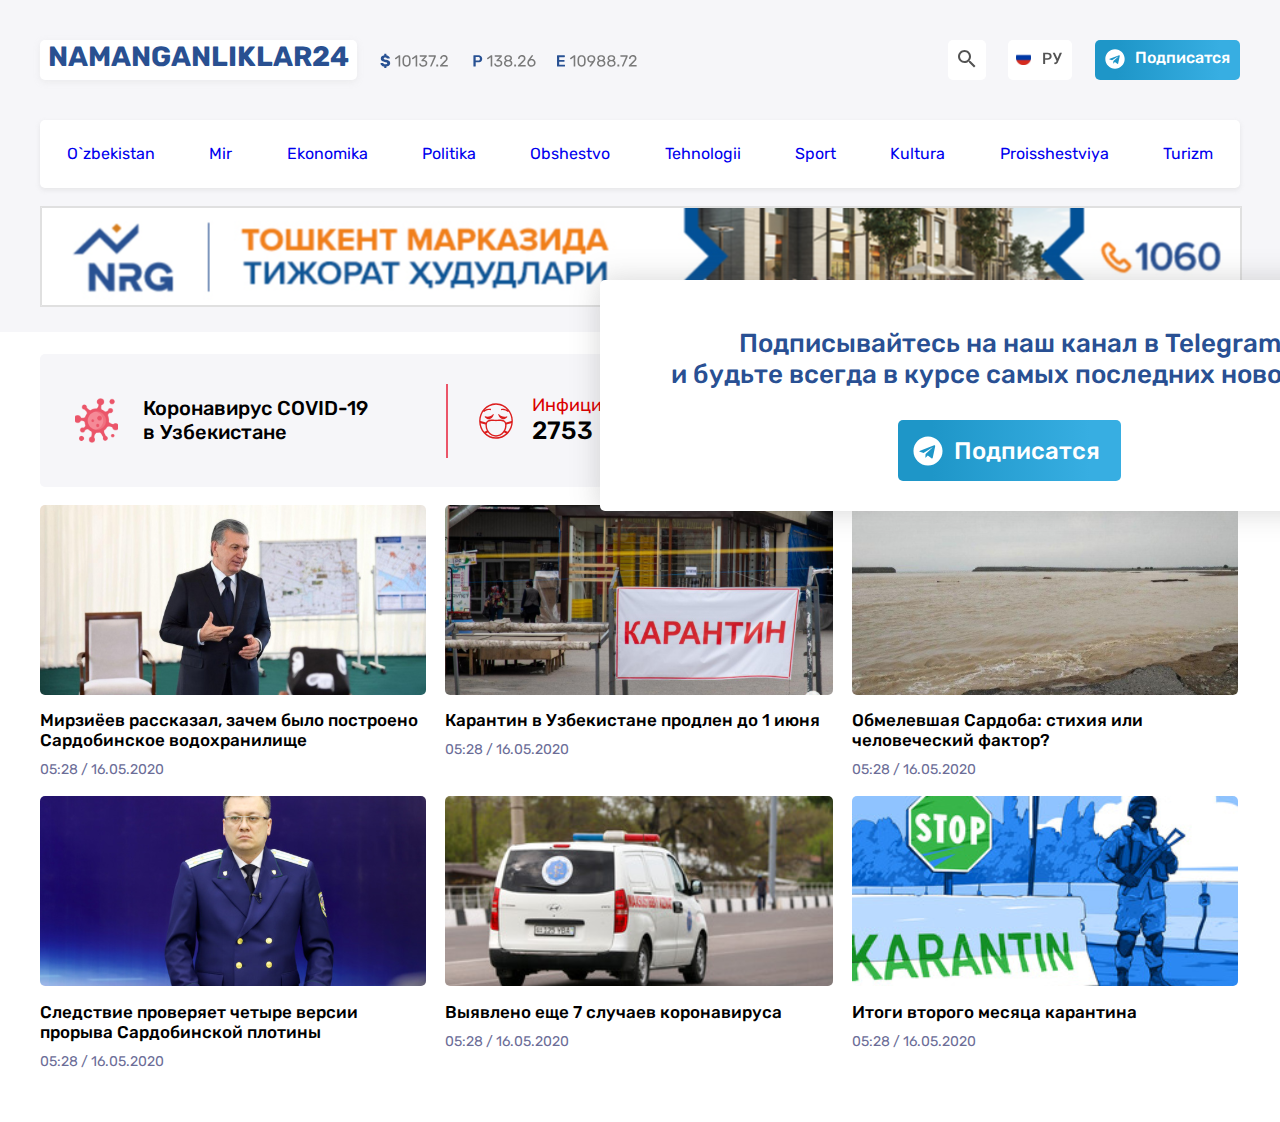
<file: Page5/Modal.html>
<!DOCTYPE html>
<html lang="en">
<head>
    <meta charset="UTF-8">
    <meta http-equiv="X-UA-Compatible" content="IE=edge">
    <meta name="viewport" content="width=device-width, initial-scale=1.0">
    <!-- normalize css -->
    <link rel="stylesheet" href="./styles/normalize.css">
    <!-- main css -->
    <link rel="stylesheet" href="./styles/style.css">
    <title>Namanganliklar24__page5</title>
</head>
<body>
    <header class="header__bgc">
        <div class="container">
            <div class="header__nav__first">
                <div class="nam__bgc__white">
                    <span class="nam">NAMANGANLIKLAR24</span>
                </div>
                <img class="currency" src="./images/$valyuta.svg" alt="valyuta">
                <div class="lupa">
                    <img class="lupa__picture" src="./images/lupa.svg" alt="lupa">
                </div>
                <div class="country">
                    <img class="flag" src="./images/russia-flag.png" alt="russia-flag">
                    <img class="language" src="./images/РУ.svg" alt="РУ">
                </div>
                <div class="following">
                    <img class="telegram" src="./images/telegram.svg" alt="telegram">
                    <h5 class="follow">Подписатся</h5>
                </div>
            </div>

            <ul class="header__nav__lists">
                <li class="item"><a class="link" href="../index.html">O`zbekistan</a></li>
                <li class="item"><a class="link" href="../Page2/About.html">Mir</a></li>
                <li class="item"><a class="link" href="../Page3/Article.html">Ekonomika</a></li>
                <li class="item"><a class="link" href="../Page4/Contact.html">Politika</a></li>
                <li class="item"><a class="link" href="./Modal.html">Obshestvo</a></li>
                <li class="item"><a class="link" href="#">Tehnologii</a></li>
                <li class="item"><a class="link" href="#">Sport</a></li>
                <li class="item"><a class="link" href="#">Kultura</a></li>
                <li class="item"><a class="link" href="#">Proisshestviya</a></li>
                <li class="item"><a class="link" href="#">Turizm</a></li>
            </ul>

            <img class="header__picture" src="./images/Rectangle.svg" alt="Rectangle">

        </div>
    </header>

    <main>

        <section>
            <div class="container">
                <div class="hero__covid">
                    <div class="covid">
                        <img class="covid__picture" src="./images/covid.svg" alt="covid">
                        <h4>Коронавирус COVID-19 в Узбекистане</h4>
                        <div class="red__line"></div>
                    </div>

                    <div class="infection">
                        <img class="red__smile" src="./images/medical-smile.svg" alt="medical-smile">
                        <h5>Инфицированы <br> <span class="number">2753</span></h5>
                        <div class="pink__line"></div>
                    </div>

                    <div class="smile">
                        <img src="./images/cil_smile.svg" alt="cil_smile">
                        <h5>Выздоровели <br> <span class="number" >2245</span></h5>
                        <div class="pink__line"></div>
                    </div>

                    <div class="death">
                        <img src="./images/Vector.svg" alt="Vector">
                        <h5>Умерли <br> <span class="number">12</span></h5>
                    </div>
                </div>
            </div>
        </section>

        <section>
            <div class="container">
                <ul class="main__lists">
                    <li class="pictures__lists">
                        <img src="./images/prezident.svg" alt="prezident">
                        <h6>Мирзиёев рассказал, зачем было построено Сардобинское водохранилище</h6>
                        <p>05:28 / 16.05.2020</p>
                    </li>

                    <li class="pictures__lists">
                        <img src="./images/karantin.svg" alt="karantin">
                        <h6>Карантин в Узбекистане продлен до 1 июня</h6>
                        <p>05:28 / 16.05.2020</p>
                    </li>

                    <li class="pictures__lists">
                        <img src="./images/river.svg" alt="river">
                        <h6>Обмелевшая Сардоба: стихия или человеческий фактор?</h6>
                        <p>05:28 / 16.05.2020</p>
                    </li>

                    <li class="pictures__lists">
                        <img src="./images/people.svg" alt="people">
                        <h6>Следствие проверяет четыре версии прорыва Сардобинской плотины</h6>
                        <p>05:28 / 16.05.2020</p>
                    </li>

                    <li class="pictures__lists">
                        <img src="./images/ambulance-car.svg" alt="ambulance-car">
                        <h6>Выявлено еще 7 случаев коронавируса</h6>
                        <p>05:28 / 16.05.2020</p>
                    </li>

                    <li class="pictures__lists">
                        <img src="./images/stop-carantin.svg" alt="stop-carantin">
                        <h6>Итоги второго месяца карантина</h6>
                        <p>05:28 / 16.05.2020</p>
                    </li>
                    
                </ul>
            </div>
        </section>

        <div class="card">
            <img class="x" src="./images/x.png" alt="x">
            <h3>Подписывайтесь на наш канал в Telegram <br> и будьте всегда в курсе самых последних новостей:</h3>
            <div class="little__follow">
                <img src="./images/telegram.svg" alt="telegram">
                <h4>Подписатся</h4>
            </div>
        </div>

    </main>
    
</body>
</html>
</file>
<file: styles/style.css>
@import url('https://fonts.googleapis.com/css2?family=Fredoka+One&family=Hind+Madurai:wght@300;400;500;600;700&family=Roboto:wght@100;300;400;500;700;900&family=Rubik:wght@300;400;500;600;700;800;900&display=swap');
* {
    margin: 0;
    padding: 0;
    box-sizing: border-box;
}
body {
    font-family: "Rubik";
}
.container {
    width: 1200px;
    margin: 0 auto;
}
.header__bgc {
    background-color: #F6F6F9;
    height: 332px;
    padding-top: 40px;
}
.header__nav__first {
    display: flex;
    margin-bottom: 40px;
}
.nam__bgc__white {
    background-color: #FFFFFF;
    width: 320px;
    height: 40px;
    box-shadow: 0px 2px 6px rgba(202, 202, 202, 0.25);
    border-radius: 5px;
    text-align: center;
    align-items: center;
}
.nam__bgc__white:hover {
    border: 2px solid blue;
}
.nam__bgc__white .nam {
    font-weight: 700;
    font-size: 28px;
    line-height: 33px;
    color: #295091;
}
.nam__bgc__white .nam:hover {
    text-decoration: underline blue;
}
.header__nav__first .currency {
    margin: 02px 0 0 23px;
}
.lupa {
    width: 38.1px;
    height: 40px;
    background-color: #FFFFFF;
    border-radius: 5px;
    margin-left: 311px;
}
.lupa:hover {
    border: 2px solid blue;
}
.lupa .lupa__picture {
    margin: 10px;
}
.country {
    width: 64.46px;
    height: 40px;
    border-radius: 5px;
    background-color: #FFFFFF;
    margin-left: 21.9px;
}
.country:hover {
    border: 2px solid blue;
}
.country .flag {
    height: 15px;
    margin: 10px 8px 0 8px;
}
.following {
    width: 146px;
    height: 40px;
    background: linear-gradient(90deg, #1E96C8 15.07%, #37AEE2 85.96%);
    border-radius: 5px;
    margin-left: 23.24px;
}
.following .telegram {
    float: left;
    margin: 9px 10px; 
}
.following .follow {
    font-weight: 500;
    font-size: 16px;
    line-height: 19px;
    color: #FFFFFF;
    margin: 8px;
}
.following .follow:hover {
    text-decoration: underline 2px blue;
}
.header__nav__lists {
    display: flex;
    list-style-type: none;
    width: 1200px;
    height: 68px;
    background-color: #FFFFFF;
    justify-content: space-around;
    align-items: center;
    box-shadow: 0px 2px 5px rgba(159, 159, 159, 0.19);
    border-radius: 5px;
    margin-bottom: 18px;
}
.header__nav__lists:hover {
    border: 2px solid blue;
}
.header__nav__lists .link {
    text-decoration: none;
}
.item .link:hover {
    text-decoration: underline 2px blue;
}
.header__picture {
    border: 1px solid #E0E0E0;
}
.header__picture:hover {
    box-shadow: rgba(3, 102, 214, 0.3) 0px 0px 0px 3px;
    border-radius: 5px;
    -webkit-border-radius: 5px;
    -moz-border-radius: 5px;
    -ms-border-radius: 5px;
    -o-border-radius: 5px;
}
.hero__covid {
    width: 1200px;
    height: 133px;
    background-color: #F6F6F9;
    border-radius: 5px;
    margin-top: 22px;
    display: flex;
    margin-bottom: 18px;
}
.hero__covid:hover {
    box-shadow: rgba(3, 102, 214, 0.3) 0px 0px 0px 3px;
    border-radius: 5px;
    -webkit-border-radius: 5px;
    -moz-border-radius: 5px;
    -ms-border-radius: 5px;
    -o-border-radius: 5px;
}
.covid {
    display: flex;
}
.covid .covid__picture {
    margin: 44px 25px 44px 35px;
}
.covid h4 {
    width: 232px;
    font-weight: 500;
    font-size: 20px;
    line-height: 24px;
    margin-top: 42px;
}
.covid .red__line {
    width: 2px;
    height: 74px;
    background-color: #EB5569;
    margin: 30px 30.19px 29px 71px;
}
.infection {
    display: flex;
}
.infection .red__smile {
    height: 37.5px;
    margin: 48.25px 18.19px 47.25px 0;
}
.infection h5 {
    font-weight: 400;
    font-size: 18px;
    line-height: 21px;
    color: #DB0000;
    margin: 41px 0;
}
.number {
    font-weight: 500;
    font-size: 25px;
    line-height: 29.63px;
    color: #000000;
}
.pink__line {
    width: 2px;
    height: 49px;
    background-color: #F4CCD1;
    margin: 42px 0 42px 42px;
}
.smile {
    display: flex;
}
.smile img {
    height: 40px;
    margin: 49.25px 20.19px 46.25px 30.19px;
}
.smile h5 {
    font-weight: 400;
    font-size: 18px;
    line-height: 21px;
    color: #05B135;
    margin: 41px 38px 40px 0;
}
.death {
    display: flex;
}
.death img {
    height: 38px;
    margin: 47px 19px 48px 27px;
}
.death h5 {
    font-weight: 400;
    font-size: 18px;
    line-height: 21px;
    margin: 41px 0 40px 0;
}
.main__lists {
    display: flex;
    list-style-type: none;
    flex-wrap: wrap;
    margin-bottom: 34px;
    width: 1200px;
}
.pictures__lists:nth-child(3) {
    margin: 0;
}
.pictures__lists:nth-child(6) {
    margin: 0;
}
.pictures__lists {
    margin: 0 19px 18px 0;
}
.pictures__lists img:hover {
    box-shadow: rgba(3, 102, 214, 0.3) 0px 0px 0px 3px;
    border-radius: 5px;
    -webkit-border-radius: 5px;
    -moz-border-radius: 5px;
    -ms-border-radius: 5px;
    -o-border-radius: 5px;
}
.pictures__lists h6 {
    width: 380px;
    font-weight: 500;
    font-size: 17px;
    line-height: 20px;
    margin: 11px 0;
}
.pictures__lists p {
    font-weight: 400;
    font-size: 14px;
    line-height: 17px;
    color: #6B6D97;
}
.pink {
    height: 91px;
    background: rgba(239, 186, 84, 0.18);
    border-radius: 5px;
    display: flex;
    align-items: center;
    margin-bottom: 38px;
}
.pink:hover {
    box-shadow: rgba(3, 102, 214, 0.3) 0px 0px 0px 3px;
    border-radius: 5px;
    -webkit-border-radius: 5px;
    -moz-border-radius: 5px;
    -ms-border-radius: 5px;
    -o-border-radius: 5px;
}
.pink img {
    height: 34.6px;
    margin: 28px 30px 28px 34px;
}
.pink h4 {
    font-weight: 500;
    font-size: 20px;
    line-height: 24px;
}
.pink .off {
    width: 264px;
    height: 42px;
    background: linear-gradient(90deg, #FE5C28 0%, rgba(255, 139, 54, 0.9) 88.43%);
    border-radius: 5px;
    text-align: center;
    margin-left: 211px;
}
.off h5 {
    font-weight: 500;
    font-size: 20px;
    line-height: 24px;
    color: #FFFFFF;
    margin: 8px 8px 8px 15px;
}
.hero__news {
    display: flex;
}
.hero__news .hero__news-lists .name h4 {
    font-weight: 500;
    font-size: 20px;
    line-height: 24px;
    margin-bottom: 13px;
}
.hero__news-lists {
    list-style-type: none;
}
.hero__news-lists .wrapper__lists .picture:hover {
    box-shadow: rgba(3, 102, 214, 0.3) 0px 0px 0px 3px;
    border-radius: 5px;
    -webkit-border-radius: 5px;
    -moz-border-radius: 5px;
    -ms-border-radius: 5px;
    -o-border-radius: 5px;
}
.hero__news-lists .wrapper__lists {
    display: flex;
    margin-bottom: 18px;
}
.hero__news-lists .wrapper__lists .text h4 {
    width: 523px;
    font-weight: 500;
    font-size: 17px;
    line-height: 20px;
    margin-bottom: 8px;
}
.hero__news-lists .wrapper__lists .text p {
    width: 512px;
    font-weight: 400;
    font-size: 15px;
    line-height: 18px;
    color: #434343;
    margin-bottom: 12px;
}
.hero__news-lists .wrapper__lists .text .calendar {
    float: left;
}
.hero__news-lists .wrapper__lists .text .time {
    font-weight: 400;
    font-size: 14px;
    line-height: 17px;
    color: #7688A4;
    margin-left: 20px;
}
.wrapper__lists .text {
    margin-left: 19px;
}
.ucell__text {
    background-color: #F6F6F9;
    border-radius: 5px;
    padding: 16px 20px 18px 20px;
    width: 386px;
    height: 542px;
    margin-left: 9px;
    margin-bottom: 20px;
    position: relative;
}
.left__text h4 {
    font-weight: 500;
    font-size: 20px;
    line-height: 24px;
    margin-bottom: 6px;
}
.left__text__lists .text2 {
    list-style-type: none;
}
.left__text__lists .text2 p {
    font-weight: 400;
    font-size: 17px;
    line-height: 20px;
    width: 347px;
    margin-bottom: 11px;
}
.left__text__lists .text2 .time2 {
    font-weight: 400;
    font-size: 14px;
    line-height: 17px;
    color: #7688A4;
    margin-bottom: 14px;
}
.left__text__lists .text2 .line {
    width: 346px;
    height: 4px;
    background-color:  #E4E4E4;
    margin-bottom: 18px;
}
.left__text__lists .text2 .line:hover {
    background-color: crimson;
    border: 1px solid blue;
}
.left__text__lists .text2 .line:active {
    background-color: aqua;
    border: 1px solid blue;
}
.ucell__picture img {
    position: absolute;
    right: 0px;
    top: 564px;
}
.ucell__picture img:hover {
    box-shadow: rgba(3, 102, 214, 0.3) 0px 0px 0px 3px;
    border-radius: 5px;
    -webkit-border-radius: 5px;
    -moz-border-radius: 5px;
    -ms-border-radius: 5px;
    -o-border-radius: 5px;
}
.hero__news-lists .news__link2 {
    width: 211px;
    height: 42px;
    background-color: #295093;
    border-radius: 5px;
    margin-left: 300px;
}
.hero__news-lists .news__link2:hover {
    border: 2px solid rgb(29, 136, 236);
}
.hero__news-lists .news__link2 p {
    font-weight: 500;
    font-size: 17px;
    line-height: 20px;
    color: #FFFFFF;
    text-align: center;
    padding-top: 10px;
}
.hero__news-lists .news__link2 p::after {
    content: "";
    width: 0.1%;
    height: 2px;
    background-color: blue;
    display: inline-block;
    margin-bottom: 16px;
    opacity: 0;
    transition: all 0.5s ease-out;
    -webkit-transition: all 0.5s ease-out;
    -moz-transition: all 0.5s ease-out;
    -ms-transition: all 0.5s ease-out;
    -o-transition: all 0.5s ease-out;
}
.hero__news-lists .news__link2 p:hover::after {
    content: "";
    width: 72%;
    height: 2px;
    background-color: blue;
    display: inline-block;
    margin-bottom: 16px;
    opacity: 1;
}
.phone__text {
    height: 214px;
    background-color: #F6F6F9;
    border-radius: 5px;
    margin: 38px 0 38px 0;
    display: flex;
    position: relative;
}
.phone__text:hover {
    box-shadow: rgba(3, 102, 214, 0.3) 0px 0px 0px 3px;
}
.phone__text .phone__picture .subscrime {
    margin: 37px 0 0 19px;
}
.phone__text .phone__picture .white {
    position: relative;
    right: 205px;
}
.phone__text .phone__picture .inside {
    position: relative;
    right: 337px;
}
.phone__text .text3 {
    width: 526px;
    position: absolute;
    right: 430px;
    top: 65px;
}
.phone__text .text3 h3 {
    font-weight: 500;
    font-size: 24px;
    line-height: 28px;
    color: #295093;
    margin-bottom: 10px;
}
.phone__text .text3 p {
    font-weight: 500;
    font-size: 18px;
    line-height: 21px;
}
.phone__text .social__pictures {
    display: flex;
    position: relative;
    left: 325px;
    top: 82px;
}
.social__pictures .googleplay {
    width: 162px;
    height: 50px;
    margin-right: 19px;
}
.social__pictures .googleplay:hover {
    box-shadow: rgba(3, 102, 214, 0.3) 0px 0px 0px 3px;
}
.social__pictures .appstore {
    width: 162px;
    height: 50px;
}
.social__pictures .appstore:hover {
    box-shadow: rgba(3, 102, 214, 0.3) 0px 0px 0px 3px;
}
.footer__bgc {
    background-color:  #295093;
}
.footer__text:hover {
    box-shadow: rgba(3, 102, 214, 0.3) 0px 0px 0px 3px;
}
.footer__up__text {
    display: flex;
}
.footer__up__text .nam24 {
    background: #133C82;
    border-radius: 5px;
    width: 194px;
    height: 38px;
    padding: 11px 12px 6px 9px;
    margin: 18px 0 20px 0;
}
.footer__up__text .nam24:hover {
    box-shadow: rgba(3, 102, 214, 0.3) 0px 0px 0px 3px;
}
.footer__up__text .nam24 h4 {
    font-weight: 700;
    font-size: 16px;
    line-height: 19px;
    color: #FFFFFF;
}
.footer__up__text h5 {
    font-weight: 500;
    font-size: 14px;
    line-height: 17px;
    color: #FFFFFF;
    margin: 31px 17px 0 198px;
}
.footer__up__text .following2 {
    background-color: #FFFFFF;
    border-radius: 5px;
    width: 132px;
    height: 38px;
    margin: 20px 0;
    display: flex;
}
.footer__up__text .following2:hover {
    box-shadow: rgba(3, 102, 214, 0.3) 0px 0px 0px 3px;
}
.footer__up__text .following2 .teleram2 {
    margin: 9.31px 6.28px 9.31px 9.28px;
}
.footer__up__text .following2 h5 {
    font-weight: 500;
    font-size: 14px;
    line-height: 17px;
    color: #295093;     
    width: 88px;
    position: relative;
    right: 200px;
    bottom: 21px;
}
.footer__text hr {
    height: 3px;
    background-color:  #133C82;
    margin-bottom: 12px;
}
.footer__text hr:hover {
    background-color: red;
    border: 1px solid blue;
}
.footer__down__text {
    display: flex;
}
.footer__down__text p {
    font-weight: 500;
    font-size: 14px;
    line-height: 17px;
    color: #FFFFFF;
    width: 365px;
    margin-bottom: 13px;
}
.footer__down__text .footer__lists {
    list-style-type: none;
    color: #FFFFFF;
}
.footer__down__text .footer__lists .last__item {
    font-weight: 500;
    font-size: 14px;
    line-height: 30px;
    margin-left: 111px;
}
</file>
<file: Page2/styles/style.css>
@import url('https://fonts.googleapis.com/css2?family=Fredoka+One&family=Hind+Madurai:wght@300;400;500;600;700&family=Roboto:wght@100;300;400;500;700;900&family=Rubik:wght@300;400;500;600;700;800;900&display=swap');
* {
    margin: 0;
    padding: 0;
    box-sizing: border-box;
}
body {
    font-family: "Rubik";
}
.container {
    width: 1200px;
    margin: 0 auto;
}
.header__bgc {
    background-color: #F6F6F9;
    height: 332px;
    padding-top: 40px;
}
.header__nav__first {
    display: flex;
    margin-bottom: 40px;
}
.nam__bgc__white {
    background-color: #FFFFFF;
    width: 320px;
    height: 40px;
    box-shadow: 0px 2px 6px rgba(202, 202, 202, 0.25);
    border-radius: 5px;
    text-align: center;
    align-items: center;
}
.nam__bgc__white:hover {
    border: 2px solid blue;
}
.nam__bgc__white .nam {
    font-weight: 700;
    font-size: 28px;
    line-height: 33px;
    color: #295091;
}
.nam__bgc__white .nam:hover {
    text-decoration: underline blue;
}
.header__nav__first .currency {
    margin: 02px 0 0 23px;
}
.lupa {
    width: 38.1px;
    height: 40px;
    background-color: #FFFFFF;
    border-radius: 5px;
    margin-left: 311px;
}
.lupa:hover {
    border: 2px solid blue;
}
.lupa .lupa__picture {
    margin: 10px;
}
.country {
    width: 64.46px;
    height: 40px;
    border-radius: 5px;
    background-color: #FFFFFF;
    margin-left: 21.9px;
}
.country:hover {
    border: 2px solid blue;
}
.country .flag {
    height: 15px;
    margin: 10px 8px 0 8px;
}
.following {
    width: 146px;
    height: 40px;
    background: linear-gradient(90deg, #1E96C8 15.07%, #37AEE2 85.96%);
    border-radius: 5px;
    margin-left: 23.24px;

}
.following .telegram {
    float: left;
    margin: 9px 10px; 
}
.following .follow {
    font-weight: 500;
    font-size: 16px;
    line-height: 19px;
    color: #FFFFFF;
    margin: 8px;
}
.following .follow:hover {
    text-decoration: underline 2px blue;
}
.header__nav__lists {
    display: flex;
    list-style-type: none;
    width: 1200px;
    height: 68px;
    background-color: #FFFFFF;
    justify-content: space-around;
    align-items: center;
    box-shadow: 0px 2px 5px rgba(159, 159, 159, 0.19);
    border-radius: 5px;
    margin-bottom: 18px;
}
.header__nav__lists:hover {
    border: 2px solid blue;
}
.header__nav__lists .link {
    text-decoration: none;
}
.item .link:hover {
    text-decoration: underline 2px blue;
}
.header__picture {
    border: 1px solid #E0E0E0;
}
.header__picture:hover {
    box-shadow: rgba(3, 102, 214, 0.3) 0px 0px 0px 3px;
    border-radius: 5px;
    -webkit-border-radius: 5px;
    -moz-border-radius: 5px;
    -ms-border-radius: 5px;
    -o-border-radius: 5px;
}
.hero__covid {
    width: 1200px;
    height: 133px;
    background-color: #F6F6F9;
    border-radius: 5px;
    margin-top: 22px;
    display: flex;
    margin-bottom: 18px;
}
.hero__covid:hover {
    box-shadow: rgba(3, 102, 214, 0.3) 0px 0px 0px 3px;
    border-radius: 5px;
    -webkit-border-radius: 5px;
    -moz-border-radius: 5px;
    -ms-border-radius: 5px;
    -o-border-radius: 5px;
}
.covid {
    display: flex;
}
.covid .covid__picture {
    margin: 44px 25px 44px 35px;
}
.covid h4 {
    width: 232px;
    font-weight: 500;
    font-size: 20px;
    line-height: 24px;
    margin-top: 42px;
}
.covid .red__line {
    width: 2px;
    height: 74px;
    background-color: #EB5569;
    margin: 30px 30.19px 29px 71px;
}
.infection {
    display: flex;
}
.infection .red__smile {
    height: 37.5px;
    margin: 48.25px 18.19px 47.25px 0;
}
.infection h5 {
    font-weight: 400;
    font-size: 18px;
    line-height: 21px;
    color: #DB0000;
    margin: 41px 0;
}
.number {
    font-weight: 500;
    font-size: 25px;
    line-height: 29.63px;
    color: #000000;
}
.pink__line {
    width: 2px;
    height: 49px;
    background-color: #F4CCD1;
    margin: 42px 0 42px 42px;
}
.smile {
    display: flex;
}
.smile img {
    height: 40px;
    margin: 49.25px 20.19px 46.25px 30.19px;
}
.smile h5 {
    font-weight: 400;
    font-size: 18px;
    line-height: 21px;
    color: #05B135;
    margin: 41px 38px 40px 0;
}
.death {
    display: flex;
}
.death img {
    height: 38px;
    margin: 47px 19px 48px 27px;
}
.death h5 {
    font-weight: 400;
    font-size: 18px;
    line-height: 21px;
    margin: 41px 0 40px 0;
}
.main__lists {
    display: flex;
    list-style-type: none;
    flex-wrap: wrap;
    margin-bottom: 34px;
}
.pictures__lists:nth-child(3) {
    margin: 0;
}
.pictures__lists:nth-child(6) {
    margin: 0;
}
.pictures__lists {
    margin: 0 19px 18px 0;
}
.pictures__lists img:hover {
    box-shadow: rgba(3, 102, 214, 0.3) 0px 0px 0px 3px;
    border-radius: 5px;
    -webkit-border-radius: 5px;
    -moz-border-radius: 5px;
    -ms-border-radius: 5px;
    -o-border-radius: 5px;
}
.pictures__lists h6 {
    width: 380px;
    font-weight: 500;
    font-size: 17px;
    line-height: 20px;
    margin: 11px 0;
}
.pictures__lists p {
    font-weight: 400;
    font-size: 14px;
    line-height: 17px;
    color: #6B6D97;
}
.pink {
    height: 91px;
    background: rgba(239, 186, 84, 0.18);
    border-radius: 5px;
    display: flex;
    align-items: center;
    margin-bottom: 38px;
}
.pink:hover {
    box-shadow: rgba(3, 102, 214, 0.3) 0px 0px 0px 3px;
    border-radius: 5px;
    -webkit-border-radius: 5px;
    -moz-border-radius: 5px;
    -ms-border-radius: 5px;
    -o-border-radius: 5px;
}
.pink img {
    height: 34.6px;
    margin: 28px 30px 28px 34px;
}
.pink h4 {
    font-weight: 500;
    font-size: 20px;
    line-height: 24px;
}
.pink .off {
    width: 264px;
    height: 42px;
    background: linear-gradient(90deg, #FE5C28 0%, rgba(255, 139, 54, 0.9) 88.43%);
    border-radius: 5px;
    text-align: center;
    margin-left: 211px;
}
.off h5 {
    font-weight: 500;
    font-size: 20px;
    line-height: 24px;
    color: #FFFFFF;
    margin: 8px 8px 8px 15px;
}
.hero__news {
    display: flex;
}
.hero__news .hero__news-lists .name h4 {
    font-weight: 500;
    font-size: 20px;
    line-height: 24px;
    margin-bottom: 13px;
}
.hero__news-lists {
    list-style-type: none;
}
.hero__news-lists .wrapper__lists .picture:hover {
    box-shadow: rgba(3, 102, 214, 0.3) 0px 0px 0px 3px;
    border-radius: 5px;
    -webkit-border-radius: 5px;
    -moz-border-radius: 5px;
    -ms-border-radius: 5px;
    -o-border-radius: 5px;
}
.hero__news-lists .wrapper__lists {
    display: flex;
    margin-bottom: 18px;
}
.hero__news-lists .wrapper__lists .text h4 {
    width: 523px;
    font-weight: 500;
    font-size: 17px;
    line-height: 20px;
    margin-bottom: 8px;
}
.hero__news-lists .wrapper__lists .text p {
    width: 512px;
    font-weight: 400;
    font-size: 15px;
    line-height: 18px;
    color: #434343;
    margin-bottom: 12px;
}
.hero__news-lists .wrapper__lists .text .calendar {
    float: left;
}
.hero__news-lists .wrapper__lists .text .time {
    font-weight: 400;
    font-size: 14px;
    line-height: 17px;
    color: #7688A4;
    margin-left: 20px;
}
.wrapper__lists .text {
    margin-left: 19px;
}
.ucell__text {
    background-color: #F6F6F9;
    border-radius: 5px;
    padding: 16px 20px 18px 20px;
    width: 386px;
    height: 542px;
    margin-left: 9px;
    margin-bottom: 20px;
    position: relative;
}
.left__text h4 {
    font-weight: 500;
    font-size: 20px;
    line-height: 24px;
    margin-bottom: 6px;
}
.left__text__lists .text2 {
    list-style-type: none;
}
.left__text__lists .text2 p {
    font-weight: 400;
    font-size: 17px;
    line-height: 20px;
    width: 347px;
    margin-bottom: 11px;
}
.left__text__lists .text2 .time2 {
    font-weight: 400;
    font-size: 14px;
    line-height: 17px;
    color: #7688A4;
    margin-bottom: 14px;
}
.left__text__lists .text2 .line {
    width: 346px;
    height: 4px;
    background-color:  #E4E4E4;
    margin-bottom: 18px;
}
.left__text__lists .text2 .line:hover {
    background-color: crimson;
    border: 1px solid blue;
}
.left__text__lists .text2 .line:active {
    background-color: aqua;
    border: 1px solid blue;
}
.ucell__text .ucell__picture img {
    position: absolute;
    right: 0px;
    top: 564px;
}
.ucell__picture img:hover {
    box-shadow: rgba(3, 102, 214, 0.3) 0px 0px 0px 3px;
    border-radius: 5px;
    -webkit-border-radius: 5px;
    -moz-border-radius: 5px;
    -ms-border-radius: 5px;
    -o-border-radius: 5px;
}
.hero__news-lists .news__link2 {
    width: 211px;
    height: 42px;
    background-color: #295093;
    border-radius: 5px;
    margin-left: 300px;
}
.hero__news-lists .news__link2:hover {
    border: 2px solid rgb(29, 136, 236);
}
.hero__news-lists .news__link2 p {
    font-weight: 500;
    font-size: 17px;
    line-height: 20px;
    color: #FFFFFF;
    text-align: center;
    padding-top: 10px;
}
.hero__news-lists .news__link2 p::after {
    content: "";
    width: 0.1%;
    height: 2px;
    background-color: blue;
    display: inline-block;
    margin-bottom: 16px;
    opacity: 0;
    transition: all 0.5s ease-out;
    -webkit-transition: all 0.5s ease-out;
    -moz-transition: all 0.5s ease-out;
    -ms-transition: all 0.5s ease-out;
    -o-transition: all 0.5s ease-out;
}
.hero__news-lists .news__link2 p:hover::after {
    content: "";
    width: 72%;
    height: 2px;
    background-color: blue;
    display: inline-block;
    margin-bottom: 16px;
    opacity: 1;
}
.phone__text {
    height: 214px;
    background-color: #F6F6F9;
    border-radius: 5px;
    margin: 38px 0 38px 0;
    display: flex;
}
.phone__text:hover {
    box-shadow: rgba(3, 102, 214, 0.3) 0px 0px 0px 3px;
}
.phone__text .phone__picture .subscrime {
    margin: 37px 0 0 19px;
}
.phone__text .phone__picture .white {
    position: relative;
    right: 205px;
}
.phone__text .phone__picture .inside {
    position: relative;
    right: 337px;
}
.phone__text .text3 {
    width: 526px;
    position: absolute;
    right: 490px;
    top: 2405px;
}
.phone__text .text3 h3 {
    font-weight: 500;
    font-size: 24px;
    line-height: 28px;
    color: #295093;
    margin-bottom: 10px;
}
.phone__text .text3 p {
    font-weight: 500;
    font-size: 18px;
    line-height: 21px;
}
.phone__text .social__pictures {
    display: flex;
    position: relative;
    left: 325px;
    top: 82px;
}
.social__pictures .googleplay {
    width: 162px;
    height: 50px;
    margin-right: 19px;
}
.social__pictures .googleplay:hover {
    box-shadow: rgba(3, 102, 214, 0.3) 0px 0px 0px 3px;
}
.social__pictures .appstore {
    width: 162px;
    height: 50px;
}
.social__pictures .appstore:hover {
    box-shadow: rgba(3, 102, 214, 0.3) 0px 0px 0px 3px;
}
.footer__bgc {
    background-color:  #295093;
}
.footer__text {
    margin-top: 40px;
}
.footer__text:hover {
    box-shadow: rgba(3, 102, 214, 0.3) 0px 0px 0px 3px;
}
.footer__up__text {
    display: flex;
}
.footer__up__text .nam24 {
    background: #133C82;
    border-radius: 5px;
    width: 194px;
    height: 38px;
    padding: 11px 12px 6px 9px;
    margin: 18px 0 20px 0;
}
.footer__up__text .nam24:hover {
    box-shadow: rgba(3, 102, 214, 0.3) 0px 0px 0px 3px;
}
.footer__up__text .nam24 h4 {
    font-weight: 700;
    font-size: 16px;
    line-height: 19px;
    color: #FFFFFF;
}
.footer__up__text h5 {
    font-weight: 500;
    font-size: 14px;
    line-height: 17px;
    color: #FFFFFF;
    margin: 31px 17px 0 195px;
}
.footer__up__text .following2 {
    background-color: #FFFFFF;
    border-radius: 5px;
    width: 132px;
    height: 38px;
    margin: 20px 0;
    display: flex;
}
.footer__up__text .following2:hover {
    box-shadow: rgba(3, 102, 214, 0.3) 0px 0px 0px 3px;
}
.footer__up__text .following2 .teleram2 {
    margin: 9.31px 6.28px 9.31px 9.28px;
}
.footer__up__text .following2 h5 {
    font-weight: 500;
    font-size: 14px;
    line-height: 17px;
    color: #295093;     
    width: 88px;
    position: relative;
    right: 200px;
    bottom: 21px;
}
.footer__text hr {
    height: 3px;
    background-color:  #133C82;
    margin-bottom: 12px;
}
.footer__text hr:hover {
    background-color: red;
    border: 1px solid blue;
}
.footer__down__text {
    display: flex;
}
.footer__down__text p {
    font-weight: 500;
    font-size: 14px;
    line-height: 17px;
    color: #FFFFFF;
    width: 365px;
    margin-bottom: 13px;
}
.footer__down__text .footer__lists {
    list-style-type: none;
    color: #FFFFFF;
}
.footer__down__text .footer__lists .last__item {
    font-weight: 500;
    font-size: 14px;
    line-height: 30px;
    margin-left: 111px;
}
</file>
<file: Page3/styles/style.css>
@import url('https://fonts.googleapis.com/css2?family=Fredoka+One&family=Hind+Madurai:wght@300;400;500;600;700&family=Roboto:wght@100;300;400;500;700;900&family=Rubik:wght@300;400;500;600;700;800;900&display=swap');
@import url('https://fonts.googleapis.com/css2?family=Fredoka+One&family=Hind+Madurai:wght@300;400;500;600;700&family=Roboto:wght@500&display=swap');
* {
    margin: 0;
    padding: 0;
    box-sizing: border-box;
}
body {
    font-family: "Rubik";
}
.container {
    width: 1200px;
    margin: 0 auto;
}
.header__bgc {
    background-color: #F6F6F9;
    height: 332px;
    padding-top: 40px;
}
.header__nav__first {
    display: flex;
    margin-bottom: 40px;
}
.nam__bgc__white {
    background-color: #FFFFFF;
    width: 320px;
    height: 40px;
    box-shadow: 0px 2px 6px rgba(202, 202, 202, 0.25);
    border-radius: 5px;
    text-align: center;
    align-items: center;
}
.nam__bgc__white:hover {
    border: 2px solid blue;
}
.nam__bgc__white .nam {
    font-weight: 700;
    font-size: 28px;
    line-height: 33px;
    color: #295091;
}
.nam__bgc__white .nam:hover {
    text-decoration: underline blue;
}
.header__nav__first .currency {
    margin: 02px 0 0 23px;
}
.lupa {
    width: 38.1px;
    height: 40px;
    background-color: #FFFFFF;
    border-radius: 5px;
    margin-left: 311px;
}
.lupa:hover {
    border: 2px solid blue;
}
.lupa .lupa__picture {
    margin: 10px;
}
.country {
    width: 64.46px;
    height: 40px;
    border-radius: 5px;
    background-color: #FFFFFF;
    margin-left: 21.9px;
}
.country:hover {
    border: 2px solid blue;
}
.country .flag {
    height: 15px;
    margin: 10px 8px 0 8px;
}
.following {
    width: 146px;
    height: 40px;
    background: linear-gradient(90deg, #1E96C8 15.07%, #37AEE2 85.96%);
    border-radius: 5px;
    margin-left: 23.24px;

}
.following .telegram {
    float: left;
    margin: 9px 10px; 
}
.following .follow {
    font-weight: 500;
    font-size: 16px;
    line-height: 19px;
    color: #FFFFFF;
    margin: 8px;
}
.following .follow:hover {
    text-decoration: underline 2px blue;
}
.header__nav__lists {
    display: flex;
    list-style-type: none;
    width: 1200px;
    height: 68px;
    background-color: #FFFFFF;
    justify-content: space-around;
    align-items: center;
    box-shadow: 0px 2px 5px rgba(159, 159, 159, 0.19);
    border-radius: 5px;
    margin-bottom: 18px;
}
.header__nav__lists:hover {
    border: 2px solid blue;
}
.header__nav__lists .link {
    text-decoration: none;
}
.item .link:hover {
    text-decoration: underline 2px blue;
}
.header__picture {
    border: 1px solid #E0E0E0;
}
.header__picture:hover {
    box-shadow: rgba(3, 102, 214, 0.3) 0px 0px 0px 3px;
    border-radius: 5px;
    -webkit-border-radius: 5px;
    -moz-border-radius: 5px;
    -ms-border-radius: 5px;
    -o-border-radius: 5px;
}
.hero__covid {
    width: 1200px;
    height: 133px;
    background-color: #F6F6F9;
    border-radius: 5px;
    margin-top: 22px;
    display: flex;
    margin-bottom: 18px;
}
.hero__covid:hover {
    box-shadow: rgba(3, 102, 214, 0.3) 0px 0px 0px 3px;
    border-radius: 5px;
    -webkit-border-radius: 5px;
    -moz-border-radius: 5px;
    -ms-border-radius: 5px;
    -o-border-radius: 5px;
}
.covid {
    display: flex;
}
.covid .covid__picture {
    margin: 44px 25px 44px 35px;
}
.covid h4 {
    width: 232px;
    font-weight: 500;
    font-size: 20px;
    line-height: 24px;
    margin-top: 42px;
}
.covid .red__line {
    width: 2px;
    height: 74px;
    background-color: #EB5569;
    margin: 30px 30.19px 29px 71px;
}
.infection {
    display: flex;
}
.infection .red__smile {
    height: 37.5px;
    margin: 48.25px 18.19px 47.25px 0;
}
.infection h5 {
    font-weight: 400;
    font-size: 18px;
    line-height: 21px;
    color: #DB0000;
    margin: 41px 0;
}
.number {
    font-weight: 500;
    font-size: 25px;
    line-height: 29.63px;
    color: #000000;
}
.pink__line {
    width: 2px;
    height: 49px;
    background-color: #F4CCD1;
    margin: 42px 0 42px 42px;
}
.smile {
    display: flex;
}
.smile img {
    height: 40px;
    margin: 49.25px 20.19px 46.25px 30.19px;
}
.smile h5 {
    font-weight: 400;
    font-size: 18px;
    line-height: 21px;
    color: #05B135;
    margin: 41px 38px 40px 0;
}
.death {
    display: flex;
}
.death img {
    height: 38px;
    margin: 47px 19px 48px 27px;
}
.death h5 {
    font-weight: 400;
    font-size: 18px;
    line-height: 21px;
    margin: 41px 0 40px 0;
}
.main__lists {
    display: flex;
    list-style-type: none;
    flex-wrap: wrap;
    margin-bottom: 34px;
}
.pictures__lists:nth-child(3) {
    margin: 0;
}
.pictures__lists:nth-child(6) {
    margin: 0;
}
.pictures__lists {
    margin: 0 19px 18px 0;
}
.pictures__lists img:hover {
    box-shadow: rgba(3, 102, 214, 0.3) 0px 0px 0px 3px;
    border-radius: 5px;
    -webkit-border-radius: 5px;
    -moz-border-radius: 5px;
    -ms-border-radius: 5px;
    -o-border-radius: 5px;
}
.pictures__lists h6 {
    width: 380px;
    font-weight: 500;
    font-size: 17px;
    line-height: 20px;
    margin: 11px 0;
}
.pictures__lists p {
    font-weight: 400;
    font-size: 14px;
    line-height: 17px;
    color: #6B6D97;
}
.pink {
    height: 91px;
    background: rgba(239, 186, 84, 0.18);
    border-radius: 5px;
    display: flex;
    align-items: center;
    margin-bottom: 38px;
}
.pink:hover {
    box-shadow: rgba(3, 102, 214, 0.3) 0px 0px 0px 3px;
    border-radius: 5px;
    -webkit-border-radius: 5px;
    -moz-border-radius: 5px;
    -ms-border-radius: 5px;
    -o-border-radius: 5px;
}
.pink img {
    height: 34.6px;
    margin: 28px 30px 28px 34px;
}
.pink h4 {
    font-weight: 500;
    font-size: 20px;
    line-height: 24px;
}
.pink .off {
    width: 264px;
    height: 42px;
    background: linear-gradient(90deg, #FE5C28 0%, rgba(255, 139, 54, 0.9) 88.43%);
    border-radius: 5px;
    text-align: center;
    margin-left: 211px;
}
.off h5 {
    font-weight: 500;
    font-size: 20px;
    line-height: 24px;
    color: #FFFFFF;
    margin: 8px 8px 8px 15px;
}
.hero__news {
    display: flex;
}
.hero__news .hero__news-lists .name h4 {
    font-weight: 500;
    font-size: 20px;
    line-height: 24px;
    margin-bottom: 13px;
}
.hero__news-lists {
    list-style-type: none;
}
.hero__news-lists .wrapper__lists .picture:hover {
    box-shadow: rgba(3, 102, 214, 0.3) 0px 0px 0px 3px;
    border-radius: 5px;
    -webkit-border-radius: 5px;
    -moz-border-radius: 5px;
    -ms-border-radius: 5px;
    -o-border-radius: 5px;
}
.hero__news-lists .wrapper__lists {
    display: flex;
    margin-bottom: 18px;
}
.hero__news-lists .wrapper__lists .text h4 {
    width: 523px;
    font-weight: 500;
    font-size: 17px;
    line-height: 20px;
    margin-bottom: 8px;
}
.hero__news-lists .wrapper__lists .text p {
    width: 512px;
    font-weight: 400;
    font-size: 15px;
    line-height: 18px;
    color: #434343;
    margin-bottom: 12px;
}
.hero__news-lists .wrapper__lists .text .calendar {
    float: left;
}
.hero__news-lists .wrapper__lists .text .time {
    font-weight: 400;
    font-size: 14px;
    line-height: 17px;
    color: #7688A4;
    margin-left: 20px;
}
.wrapper__lists .text {
    margin-left: 19px;
}
.ucell__text {
    background-color: #F6F6F9;
    border-radius: 5px;
    padding: 16px 20px 18px 20px;
    width: 386px;
    height: 542px;
    margin-left: 9px;
    margin-bottom: 20px;
    position: relative;
}
.left__text h4 {
    font-weight: 500;
    font-size: 20px;
    line-height: 24px;
    margin-bottom: 6px;
}
.left__text__lists .text2 {
    list-style-type: none;
}
.left__text__lists .text2 p {
    font-weight: 400;
    font-size: 17px;
    line-height: 20px;
    width: 347px;
    margin-bottom: 11px;
}
.left__text__lists .text2 .time2 {
    font-weight: 400;
    font-size: 14px;
    line-height: 17px;
    color: #7688A4;
    margin-bottom: 14px;
}
.left__text__lists .text2 .line {
    width: 346px;
    height: 4px;
    background-color:  #E4E4E4;
    margin-bottom: 18px;
}
.left__text__lists .text2 .line:hover {
    background-color: crimson;
    border: 1px solid blue;
}
.left__text__lists .text2 .line:active {
    background-color: aqua;
    border: 1px solid blue;
}
.ucell__text .ucell__picture img {
    position: absolute;
    right: 0px;
    top: 564px;
}
.ucell__picture img:hover {
    box-shadow: rgba(3, 102, 214, 0.3) 0px 0px 0px 3px;
    border-radius: 5px;
    -webkit-border-radius: 5px;
    -moz-border-radius: 5px;
    -ms-border-radius: 5px;
    -o-border-radius: 5px;
}
.hero__news-lists .news__link2 {
    width: 211px;
    height: 42px;
    background-color: #295093;
    border-radius: 5px;
    margin-left: 300px;
}
.hero__news-lists .news__link2:hover {
    border: 2px solid rgb(29, 136, 236);
}
.hero__news-lists .news__link2 p {
    font-weight: 500;
    font-size: 17px;
    line-height: 20px;
    color: #FFFFFF;
    text-align: center;
    padding-top: 10px;
}
.hero__news-lists .news__link2 p::after {
    content: "";
    width: 0.1%;
    height: 2px;
    background-color: blue;
    display: inline-block;
    margin-bottom: 16px;
    opacity: 0;
    transition: all 0.5s ease-out;
    -webkit-transition: all 0.5s ease-out;
    -moz-transition: all 0.5s ease-out;
    -ms-transition: all 0.5s ease-out;
    -o-transition: all 0.5s ease-out;
}
.hero__news-lists .news__link2 p:hover::after {
    content: "";
    width: 72%;
    height: 2px;
    background-color: blue;
    display: inline-block;
    margin-bottom: 16px;
    opacity: 1;
}
.phone__text {
    height: 214px;
    background-color: #F6F6F9;
    border-radius: 5px;
    margin: 38px 0 38px 0;
    display: flex;
}
.phone__text:hover {
    box-shadow: rgba(3, 102, 214, 0.3) 0px 0px 0px 3px;
}
.phone__text .phone__picture .subscrime {
    margin: 37px 0 0 19px;
}
.phone__text .phone__picture .white {
    position: relative;
    right: 205px;
}
.phone__text .phone__picture .inside {
    position: relative;
    right: 337px;
}
.phone__text .text3 {
    width: 526px;
    position: absolute;
    right: 490px;
    top: 2405px;
}
.phone__text .text3 h3 {
    font-weight: 500;
    font-size: 24px;
    line-height: 28px;
    color: #295093;
    margin-bottom: 10px;
}
.phone__text .text3 p {
    font-weight: 500;
    font-size: 18px;
    line-height: 21px;
}
.phone__text .social__pictures {
    display: flex;
    position: relative;
    left: 325px;
    top: 82px;
}
.social__pictures .googleplay {
    width: 162px;
    height: 50px;
    margin-right: 19px;
}
.social__pictures .googleplay:hover {
    box-shadow: rgba(3, 102, 214, 0.3) 0px 0px 0px 3px;
}
.social__pictures .appstore {
    width: 162px;
    height: 50px;
}
.social__pictures .appstore:hover {
    box-shadow: rgba(3, 102, 214, 0.3) 0px 0px 0px 3px;
}
.footer__bgc {
    background-color:  #295093;
    margin-top: 34px;
}
.footer__text {
    margin-top: 40px;
}
.footer__text:hover {
    box-shadow: rgba(3, 102, 214, 0.3) 0px 0px 0px 3px;
}
.footer__up__text {
    display: flex;
}
.footer__up__text .nam24 {
    background: #133C82;
    border-radius: 5px;
    width: 194px;
    height: 38px;
    padding: 11px 12px 6px 9px;
    margin: 18px 0 20px 0;
}
.footer__up__text .nam24:hover {
    box-shadow: rgba(3, 102, 214, 0.3) 0px 0px 0px 3px;
}
.footer__up__text .nam24 h4 {
    font-weight: 700;
    font-size: 16px;
    line-height: 19px;
    color: #FFFFFF;
}
.footer__up__text h5 {
    font-weight: 500;
    font-size: 14px;
    line-height: 17px;
    color: #FFFFFF;
    margin: 31px 17px 0 195px;
}
.footer__up__text .following2 {
    background-color: #FFFFFF;
    border-radius: 5px;
    width: 132px;
    height: 38px;
    margin: 20px 0;
    display: flex;
}
.footer__up__text .following2:hover {
    box-shadow: rgba(3, 102, 214, 0.3) 0px 0px 0px 3px;
}
.footer__up__text .following2 .teleram2 {
    margin: 9.31px 6.28px 9.31px 9.28px;
}
.footer__up__text .following2 h5 {
    font-weight: 500;
    font-size: 14px;
    line-height: 17px;
    color: #295093;     
    width: 88px;
    position: relative;
    right: 200px;
    bottom: 21px;
}
.footer__text hr {
    height: 3px;
    background-color:  #133C82;
    margin-bottom: 12px;
}
.footer__text hr:hover {
    background-color: red;
    border: 1px solid blue;
}
.footer__down__text {
    display: flex;
}
.footer__down__text p {
    font-weight: 500;
    font-size: 14px;
    line-height: 17px;
    color: #FFFFFF;
    width: 365px;
    margin-bottom: 13px;
}
.footer__down__text .footer__lists {
    list-style-type: none;
    color: #FFFFFF;
}
.footer__down__text .footer__lists .last__item {
    font-weight: 500;
    font-size: 14px;
    line-height: 30px;
    margin-left: 111px;
}
/* ===============  EXTRA SECTION =============== */
.picture__text h3 {
    font-weight: 500;
    font-size: 24px;
    line-height: 28px;
}
.picture__text .picture__calendar {
    float: left
}
.picture__text .date {
    font-weight: 400;
    font-size: 14px;
    line-height: 17px;
    color: #7688A4;
    margin: 13px 0 14px 22px;
}
.picture__text img:hover {
    box-shadow: rgba(3, 102, 214, 0.3) 0px 0px 0px 3px;
}
.picture__text .many__text {
    font-weight: 500;
    font-size: 18px;
    line-height: 21px;
    margin-top: 19px;
    font-family: 'Roboto';
}
.lists__blue {
    list-style-type: none;
    display: flex;
    margin: 29px 0 20px 0;
}
.lists__blue-item .blue {
    text-decoration: none;
    font-weight: 400;
    font-size: 18px;
    line-height: 21px;
    color: #28508E;
    margin:0 25px 0 0;
}
.three__pic hr {
    width: 794px;
    height: 2px;
    background-color: #EBEBEB;
}
.three__pic hr:hover {
    background-color: blue;
}
.three__pic h4 {
    font-weight: 500;
    font-size: 20px;
    line-height: 24px;
    margin: 16px 0 15px 0;
}
.list__picture {
    list-style-type: none;
    display: flex;
}
.list__picture .list__picture-item .donw__picture {
    width: 386px;
    height: 190px;
    margin-right: 20px;
}
.list__picture .list__picture-item .donw__picture:hover {
    box-shadow: rgba(3, 102, 214, 0.3) 0px 0px 0px 3px;
}
.list__picture .list__picture-item h4 {
    font-weight: 500;
    font-size: 17px;
    line-height: 20px;
    margin: 11px 0 11px 0;
    width: 380px;
}
.list__picture .list__picture-item p {
    font-weight: 400;
    font-size: 14px;
    line-height: 17px;
    color: #6B6D97;
}
</file>
<file: Page4/styles/style.css>
@import url('https://fonts.googleapis.com/css2?family=Fredoka+One&family=Hind+Madurai:wght@300;400;500;600;700&family=Roboto:wght@100;300;400;500;700;900&family=Rubik:wght@300;400;500;600;700;800;900&display=swap');
@import url('https://fonts.googleapis.com/css2?family=Fredoka+One&family=Hind+Madurai:wght@300;400;500;600;700&family=Roboto:wght@500&display=swap');
* {
    margin: 0;
    padding: 0;
    box-sizing: border-box;
}
body {
    font-family: "Rubik";
}
.container {
    width: 1200px;
    margin: 0 auto;
}
.header__bgc {
    background-color: #F6F6F9;
    height: 332px;
    padding-top: 40px;
}
.header__nav__first {
    display: flex;
    margin-bottom: 40px;
}
.nam__bgc__white {
    background-color: #FFFFFF;
    width: 320px;
    height: 40px;
    box-shadow: 0px 2px 6px rgba(202, 202, 202, 0.25);
    border-radius: 5px;
    text-align: center;
    align-items: center;
}
.nam__bgc__white:hover {
    border: 2px solid blue;
}
.nam__bgc__white .nam {
    font-weight: 700;
    font-size: 28px;
    line-height: 33px;
    color: #295091;
}
.nam__bgc__white .nam:hover {
    text-decoration: underline blue;
}
.header__nav__first .currency {
    margin: 02px 0 0 23px;
}
.lupa {
    width: 38.1px;
    height: 40px;
    background-color: #FFFFFF;
    border-radius: 5px;
    margin-left: 311px;
}
.lupa:hover {
    border: 2px solid blue;
}
.lupa .lupa__picture {
    margin: 10px;
}
.country {
    width: 64.46px;
    height: 40px;
    border-radius: 5px;
    background-color: #FFFFFF;
    margin-left: 21.9px;
}
.country:hover {
    border: 2px solid blue;
}
.country .flag {
    height: 15px;
    margin: 10px 8px 0 8px;
}
.following {
    width: 146px;
    height: 40px;
    background: linear-gradient(90deg, #1E96C8 15.07%, #37AEE2 85.96%);
    border-radius: 5px;
    margin-left: 23.24px;

}
.following .telegram {
    float: left;
    margin: 9px 10px; 
}
.following .follow {
    font-weight: 500;
    font-size: 16px;
    line-height: 19px;
    color: #FFFFFF;
    margin: 8px;
}
.following .follow:hover {
    text-decoration: underline 2px blue;
}
.header__nav__lists {
    display: flex;
    list-style-type: none;
    width: 1200px;
    height: 68px;
    background-color: #FFFFFF;
    justify-content: space-around;
    align-items: center;
    box-shadow: 0px 2px 5px rgba(159, 159, 159, 0.19);
    border-radius: 5px;
    margin-bottom: 18px;
}
.header__nav__lists:hover {
    border: 2px solid blue;
}
.header__nav__lists .link {
    text-decoration: none;
}
.item .link:hover {
    text-decoration: underline 2px blue;
}
.header__picture {
    border: 1px solid #E0E0E0;
}
.header__picture:hover {
    box-shadow: rgba(3, 102, 214, 0.3) 0px 0px 0px 3px;
    border-radius: 5px;
    -webkit-border-radius: 5px;
    -moz-border-radius: 5px;
    -ms-border-radius: 5px;
    -o-border-radius: 5px;
}
/* ============== MAIN SECTION =============== */
.wrapper {
    display: flex;
    position: relative;
}
.input h4 {
    font-weight: 500;
    font-size: 24px;
    line-height: 28px;
    margin: 17px 0 12px 0;
}
.input .item2 {
    width: 600px;
    height: 50px;
    background-color: #F1F1F1;
    opacity: 0.3;
    border: 2px solid #285193;
    border-radius: 5px;
    margin-bottom: 20px;
}
.input .item3 {
    width: 600px;
    height: 307px;
    background: #F1F1F1;
    opacity: 0.3;
    border: 2px solid #285193;
    border-radius: 5px;
    margin-bottom: 20px;
    display: block;
}
.input .item4 {
    width: 221px;
    height: 50px;
    background: #FBFBFB;
    opacity: 0.3;
    border: 2px solid #285193;
    border-radius: 5px;
}
.input .code {
    display: flex;
}
.input .code p {
    margin: 35px 0 0 18px;
}
.input .code .item5 {
    width: 221px;
    height: 50px;
    background: #FBFBFB;
    opacity: 0.3;
    border: 2px solid #285193;
    border-radius: 5px;
    margin: 20px 0 20px 0;
}
.input .last__link {
    width: 221px;
    height: 50px;
    color: white;
    background-color: #295093;
    border: 2px solid rgba(40, 81, 147, 0.54);
    border-radius: 5px;
}
.next__information {
    width: 510px;
    height: 280px;
    background-color: #FFFFFF;
    border: 2px solid #BCC3CD;
    border-radius: 5px;
    position: absolute;
    left: 688px;
    top: 57px;
    padding: 23px 20px 23px 25px;
}
.next__information:hover  {
    box-shadow: 0px 8px 9px rgba(57, 57, 57, 0.25);
}
.next__information h3 {
    font-weight: 700;
    font-size: 28px;
    line-height: 33px;
    color: #295091;
    margin-bottom: 21px;
    text-align: right;
}
.info__nam {
    display: flex;
}
.info__nam .lists__social {
    list-style-type: none;
}
.info__nam .lists__social .lists__social-text p {
    font-weight: 400;
    font-size: 18px;
    line-height: 21px;
    color: #888888;
    margin-bottom: 30px;
}
.lists__internet {
    position: relative;
    left: 28px;
}
.lists__internet .lists__internet-pic {
    list-style-type: none;
    text-align: right;
}
.lists__internet .lists__internet-pic p {
    font-weight: 400;
    font-size: 18px;
    line-height: 21px;
    color: #888888;
}
.three__little-pic img {
    margin: 26px 0 17px 0;
    margin-left: 13px;
}
.lists__internet-pic .follow3 {
    width: 150px;
    height: 33px;
    background-color: #295091;
    border-radius: 5px;
    color: white;
    position: relative;
    left: 74px;
}
.lists__internet-pic .follow3 img {
    position: relative;
    right: 110px;
    top: 6px;
}
.lists__internet-pic .follow3 h5 {
    position: relative;
    bottom: 16px;
    right: 10px;
}
.lists__internet .download {
    display: flex;
}
.download {
    margin: 15px 0 0 0px;
}
.download .google {
    margin-right: 5px;
}
.lists__internet-pic .google {
    width: 111px;
    height: 33px;
    background-color: rgba(41, 80, 145, 0.19);
    border-radius: 5px;
    -webkit-border-radius: 5px;
    -moz-border-radius: 5px;
    -ms-border-radius: 5px;
    -o-border-radius: 5px;
}
.lists__internet-pic .google .google__pic {
    position: relative;
    right: 40px;
    top: 5px;
}
.lists__internet-pic .google .play__text {
    position: relative;
    right: 12px;
    bottom: 20px;
}
.lists__internet-pic .appstore {
    width: 109px;
    height: 33px;
    background: #D6DEEA;
    border-radius: 5px;
    -webkit-border-radius: 5px;
    -moz-border-radius: 5px;
    -ms-border-radius: 5px;
    -o-border-radius: 5px;
}
.footer__bgc {
    background-color:  #295093;
    margin-top: 34px;
}
.footer__text {
    margin-top: 40px;
}
.footer__text:hover {
    box-shadow: rgba(3, 102, 214, 0.3) 0px 0px 0px 3px;
}
.footer__up__text {
    display: flex;
}
.footer__up__text .nam24 {
    background: #133C82;
    border-radius: 5px;
    width: 194px;
    height: 38px;
    padding: 11px 12px 6px 9px;
    margin: 18px 0 20px 0;
}
.footer__up__text .nam24:hover {
    box-shadow: rgba(3, 102, 214, 0.3) 0px 0px 0px 3px;
}
.footer__up__text .nam24 h4 {
    font-weight: 700;
    font-size: 16px;
    line-height: 19px;
    color: #FFFFFF;
}
.footer__up__text h5 {
    font-weight: 500;
    font-size: 14px;
    line-height: 17px;
    color: #FFFFFF;
    margin: 31px 17px 0 195px;
}
.footer__up__text .following2 {
    background-color: #FFFFFF;
    border-radius: 5px;
    width: 132px;
    height: 38px;
    margin: 20px 0;
    display: flex;
}
.footer__up__text .following2:hover {
    box-shadow: rgba(3, 102, 214, 0.3) 0px 0px 0px 3px;
}
.footer__up__text .following2 .teleram2 {
    margin: 9.31px 6.28px 9.31px 9.28px;
}
.footer__up__text .following2 h5 {
    font-weight: 500;
    font-size: 14px;
    line-height: 17px;
    color: #295093;     
    width: 88px;
    position: relative;
    right: 200px;
    bottom: 21px;
}
.footer__text hr {
    height: 3px;
    background-color:  #133C82;
    margin-bottom: 12px;
}
.footer__text hr:hover {
    background-color: red;
    border: 1px solid blue;
}
.footer__down__text {
    display: flex;
}
.footer__down__text p {
    font-weight: 500;
    font-size: 14px;
    line-height: 17px;
    color: #FFFFFF;
    width: 365px;
    margin-bottom: 13px;
}
.footer__down__text .footer__lists {
    list-style-type: none;
    color: #FFFFFF;
}
.footer__down__text .footer__lists .last__item {
    font-weight: 500;
    font-size: 14px;
    line-height: 30px;
    margin-left: 111px;
}
</file>
<file: Page5/styles/style.css>
@import url('https://fonts.googleapis.com/css2?family=Fredoka+One&family=Hind+Madurai:wght@300;400;500;600;700&family=Roboto:wght@100;300;400;500;700;900&family=Rubik:wght@300;400;500;600;700;800;900&display=swap');
* {
    margin: 0;
    padding: 0;
    box-sizing: border-box;
}
body {
    font-family: "Rubik";
}
.container {
    width: 1200px;
    margin: 0 auto;
}
.header__bgc {
    background-color: #F6F6F9;
    height: 332px;
    padding-top: 40px;
}
.header__nav__first {
    display: flex;
    margin-bottom: 40px;
}
.nam__bgc__white {
    background-color: #FFFFFF;
    width: 320px;
    height: 40px;
    box-shadow: 0px 2px 6px rgba(202, 202, 202, 0.25);
    border-radius: 5px;
    text-align: center;
    align-items: center;
}
.nam__bgc__white:hover {
    border: 2px solid blue;
}
.nam__bgc__white .nam {
    font-weight: 700;
    font-size: 28px;
    line-height: 33px;
    color: #295091;
}
.nam__bgc__white .nam:hover {
    text-decoration: underline blue;
}
.header__nav__first .currency {
    margin: 02px 0 0 23px;
}
.lupa {
    width: 38.1px;
    height: 40px;
    background-color: #FFFFFF;
    border-radius: 5px;
    margin-left: 311px;
}
.lupa:hover {
    border: 2px solid blue;
}
.lupa .lupa__picture {
    margin: 10px;
}
.country {
    width: 64.46px;
    height: 40px;
    border-radius: 5px;
    background-color: #FFFFFF;
    margin-left: 21.9px;
}
.country:hover {
    border: 2px solid blue;
}
.country .flag {
    height: 15px;
    margin: 10px 8px 0 8px;
}
.following {
    width: 146px;
    height: 40px;
    background: linear-gradient(90deg, #1E96C8 15.07%, #37AEE2 85.96%);
    border-radius: 5px;
    margin-left: 23.24px;
}
.following .telegram {
    float: left;
    margin: 9px 10px; 
}
.following .follow {
    font-weight: 500;
    font-size: 16px;
    line-height: 19px;
    color: #FFFFFF;
    margin: 8px;
}
.following .follow:hover {
    text-decoration: underline 2px blue;
}
.header__nav__lists {
    display: flex;
    list-style-type: none;
    width: 1200px;
    height: 68px;
    background-color: #FFFFFF;
    justify-content: space-around;
    align-items: center;
    box-shadow: 0px 2px 5px rgba(159, 159, 159, 0.19);
    border-radius: 5px;
    margin-bottom: 18px;
}
.header__nav__lists:hover {
    border: 2px solid blue;
}
.header__nav__lists .link {
    text-decoration: none;
}
.item .link:hover {
    text-decoration: underline 2px blue;
}
.header__picture {
    border: 1px solid #E0E0E0;
}
.header__picture:hover {
    box-shadow: rgba(3, 102, 214, 0.3) 0px 0px 0px 3px;
    border-radius: 5px;
    -webkit-border-radius: 5px;
    -moz-border-radius: 5px;
    -ms-border-radius: 5px;
    -o-border-radius: 5px;
}
.hero__covid {
    width: 1200px;
    height: 133px;
    background-color: #F6F6F9;
    border-radius: 5px;
    margin-top: 22px;
    display: flex;
    margin-bottom: 18px;
}
.hero__covid:hover {
    box-shadow: rgba(3, 102, 214, 0.3) 0px 0px 0px 3px;
    border-radius: 5px;
    -webkit-border-radius: 5px;
    -moz-border-radius: 5px;
    -ms-border-radius: 5px;
    -o-border-radius: 5px;
}
.covid {
    display: flex;
}
.covid .covid__picture {
    margin: 44px 25px 44px 35px;
}
.covid h4 {
    width: 232px;
    font-weight: 500;
    font-size: 20px;
    line-height: 24px;
    margin-top: 42px;
}
.covid .red__line {
    width: 2px;
    height: 74px;
    background-color: #EB5569;
    margin: 30px 30.19px 29px 71px;
}
.infection {
    display: flex;
}
.infection .red__smile {
    height: 37.5px;
    margin: 48.25px 18.19px 47.25px 0;
}
.infection h5 {
    font-weight: 400;
    font-size: 18px;
    line-height: 21px;
    color: #DB0000;
    margin: 41px 0;
}
.number {
    font-weight: 500;
    font-size: 25px;
    line-height: 29.63px;
    color: #000000;
}
.pink__line {
    width: 2px;
    height: 49px;
    background-color: #F4CCD1;
    margin: 42px 0 42px 42px;
}
.smile {
    display: flex;
}
.smile img {
    height: 40px;
    margin: 49.25px 20.19px 46.25px 30.19px;
}
.smile h5 {
    font-weight: 400;
    font-size: 18px;
    line-height: 21px;
    color: #05B135;
    margin: 41px 38px 40px 0;
}
.death {
    display: flex;
}
.death img {
    height: 38px;
    margin: 47px 19px 48px 27px;
}
.death h5 {
    font-weight: 400;
    font-size: 18px;
    line-height: 21px;
    margin: 41px 0 40px 0;
}
.main__lists {
    display: flex;
    list-style-type: none;
    flex-wrap: wrap;
    margin-bottom: 34px;
    width: 1200px;
}
.pictures__lists:nth-child(3) {
    margin: 0;
}
.pictures__lists:nth-child(6) {
    margin: 0;
}
.pictures__lists {
    margin: 0 19px 18px 0;
}
.pictures__lists img:hover {
    box-shadow: rgba(3, 102, 214, 0.3) 0px 0px 0px 3px;
    border-radius: 5px;
    -webkit-border-radius: 5px;
    -moz-border-radius: 5px;
    -ms-border-radius: 5px;
    -o-border-radius: 5px;
}
.pictures__lists h6 {
    width: 380px;
    font-weight: 500;
    font-size: 17px;
    line-height: 20px;
    margin: 11px 0;
}
.pictures__lists p {
    font-weight: 400;
    font-size: 14px;
    line-height: 17px;
    color: #6B6D97;
}
.card {
    width: 819px;
    height: 231px;
    background: #FFFFFF;
    box-shadow: 0px 0px 30px rgba(86, 86, 86, 0.25);
    border-radius: 5px;
    position: absolute;
    top: 280px;
    left: 600px;
}
.card .x {
    position: relative;
    left: 790px;
    top: 15px;
}
.card h3 {
    font-weight: 500;
    font-size: 26px;
    line-height: 31px;
    text-align: center;
    color: #295093;
    margin: 28px 0 30px 0;
}
.card .little__follow {
    display: flex;
    background: linear-gradient(90deg, #1E96C8 15.07%, #37AEE2 85.96%);
    border-radius: 5px;
    width: 223px;
    height: 61px;
    margin-left: auto;
    margin-right: auto;
}
.card .little__follow img {
    height: 30.03px;
    margin: 15.48px 10.48px 15.48px 15.48px;
}
.card .little__follow h4 {
    font-weight: 500;
    font-size: 24px;
    line-height: 28px;
    color: #FFFFFF;
    margin-top: 17px;
}
</file>
